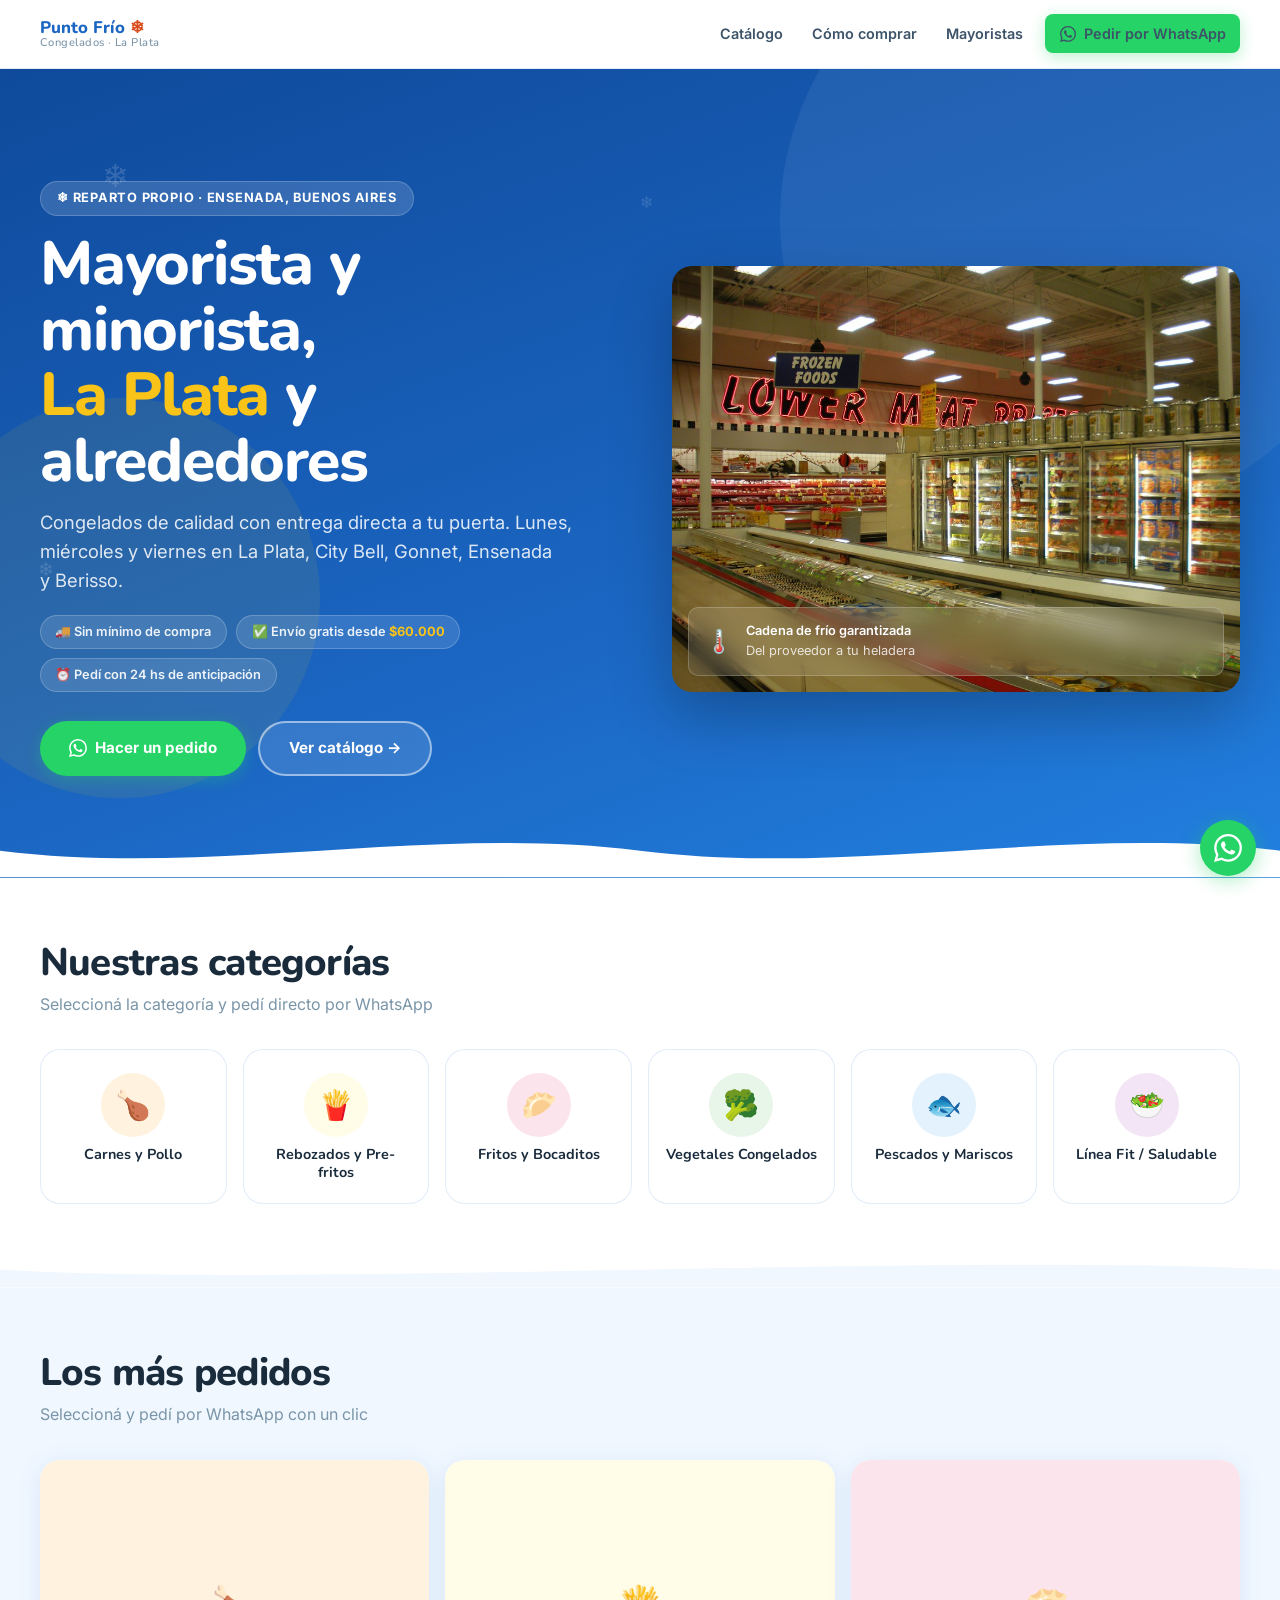
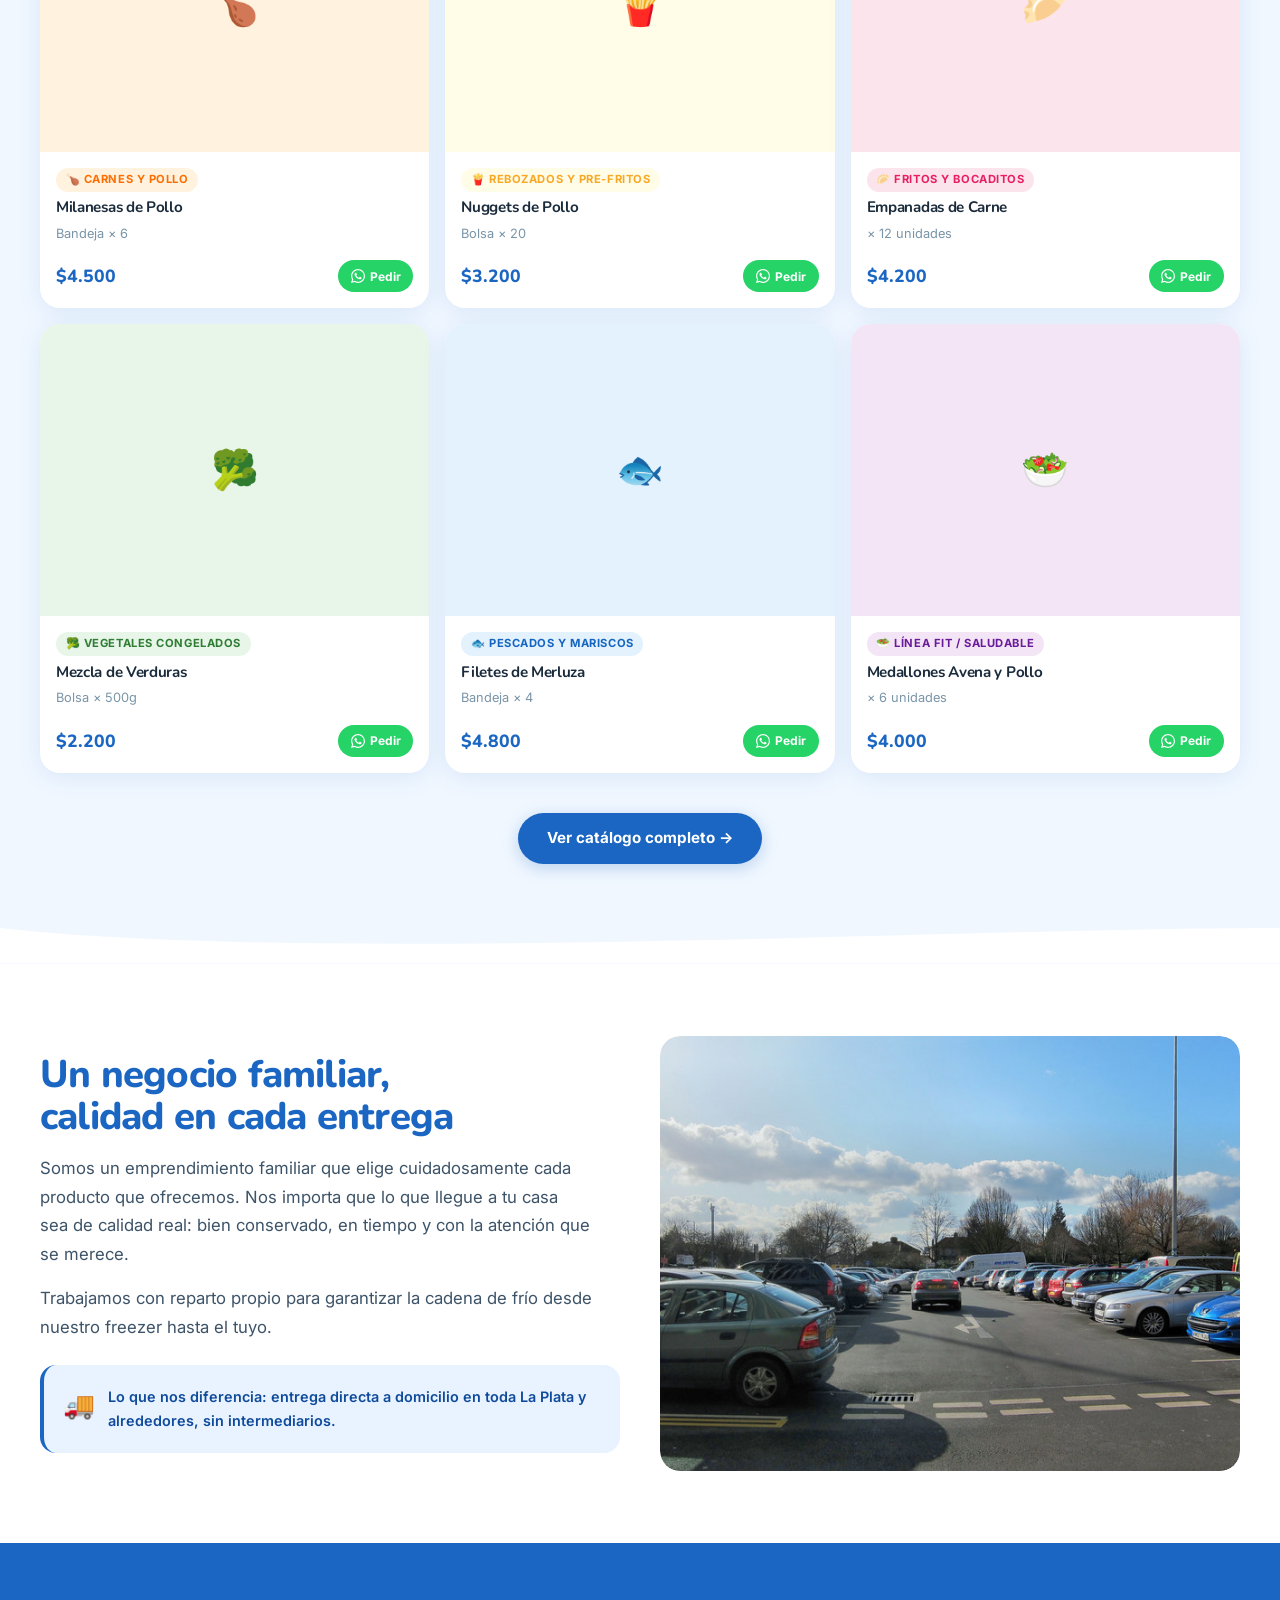
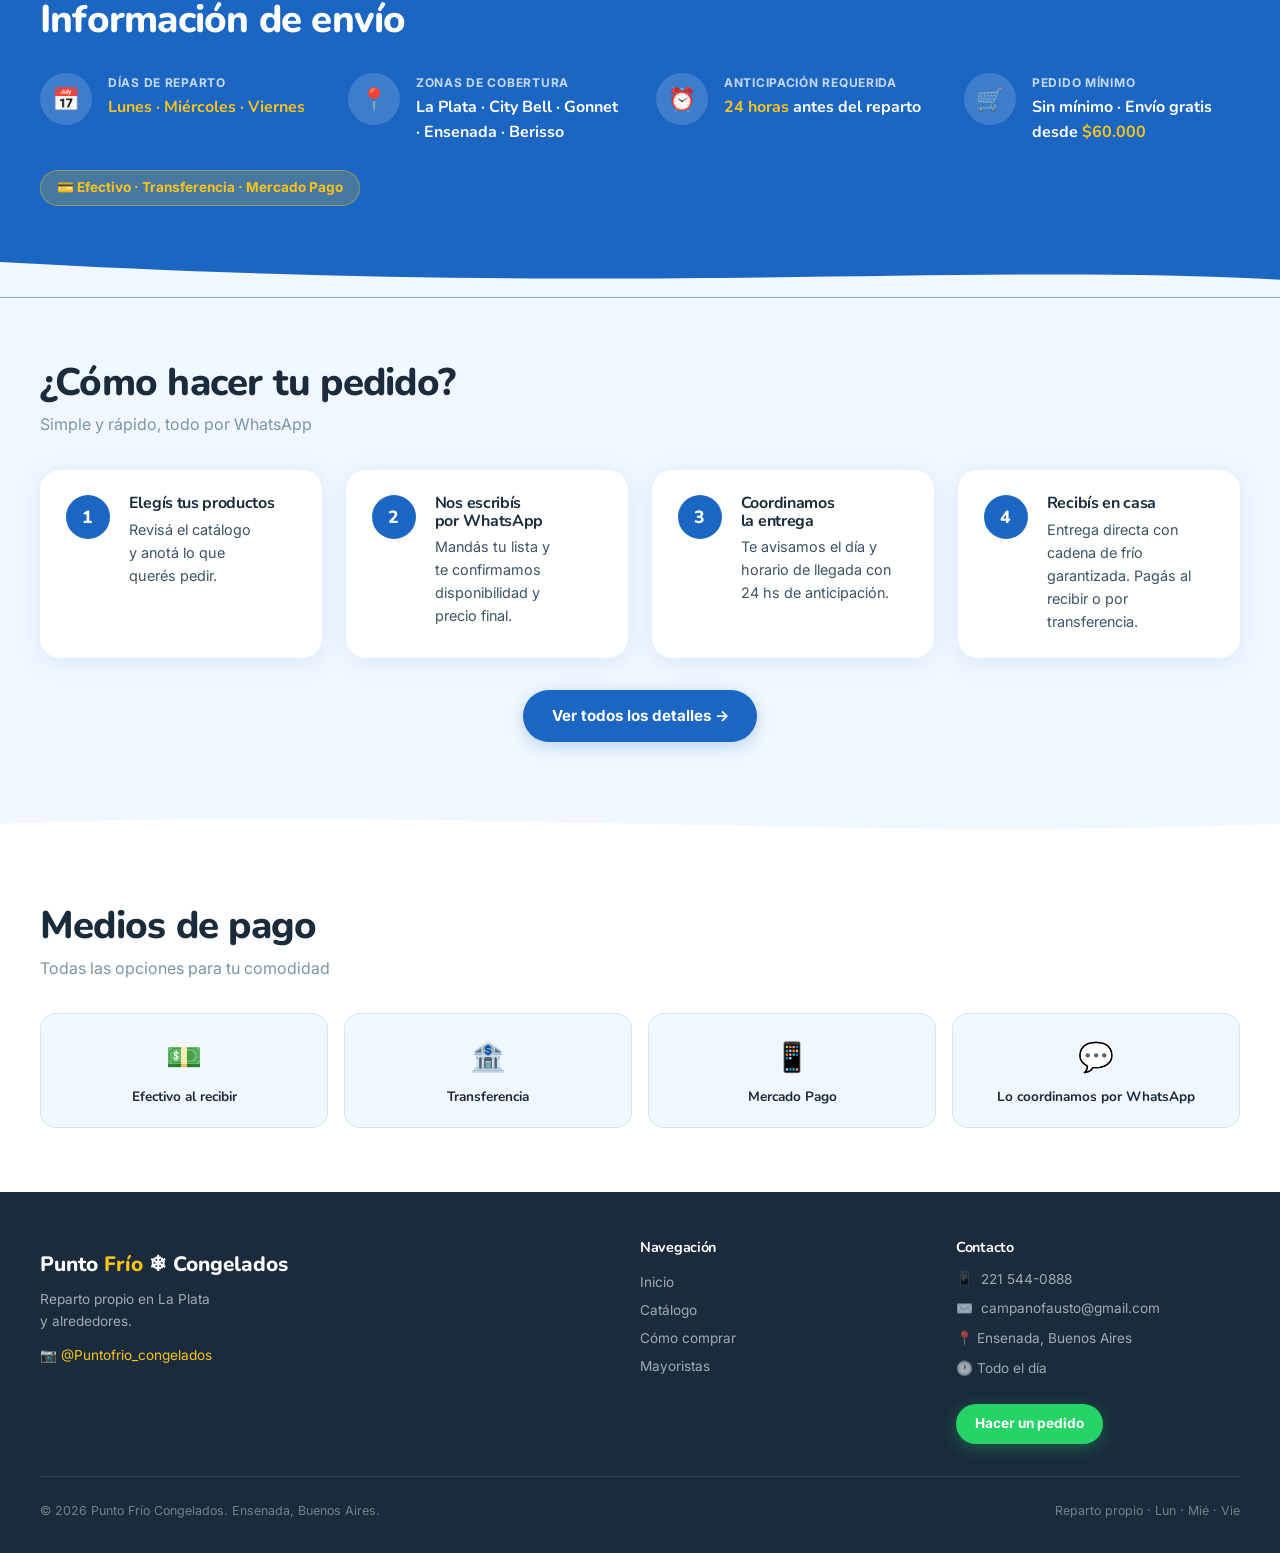
<file: punto-frio-web/backup-v1/index.html>
<!DOCTYPE html>
<html lang="es">
<head>
  <meta charset="UTF-8">
  <meta name="viewport" content="width=device-width, initial-scale=1.0">
  <title>Punto Frío Congelados — La Plata y alrededores</title>
  <meta name="description" content="Congelados de calidad con reparto propio en La Plata, City Bell, Gonnet, Ensenada y Berisso. Lunes, miércoles y viernes. Minorista y mayorista.">
  <meta name="theme-color" content="#1B66C2">
  <link rel="preconnect" href="https://fonts.googleapis.com">
  <link rel="preconnect" href="https://fonts.gstatic.com" crossorigin>
  <link rel="stylesheet" href="https://fonts.googleapis.com/css2?family=Nunito:wght@400;600;700;800;900&family=Inter:wght@400;500;600&display=swap">
  <link rel="stylesheet" href="styles.css?v=20260618">
</head>
<body>

<a href="#main" class="skip-link">Saltar al contenido</a>

<!-- ═══════════════════════════ NAV ═══════════════════════════ -->
<nav class="nav" role="navigation" aria-label="Menú principal">
  <div class="container">
    <div class="nav-inner">
      <a href="index.html" class="nav-logo" aria-label="Punto Frío Congelados — inicio">
        <div class="nav-logo-text">
          Punto Frío <em style="font-style:normal;color:var(--orange)">❄</em>
          <span>Congelados · La Plata</span>
        </div>
      </a>
      <ul class="nav-links" role="list">
        <li><a href="catalogo.html">Catálogo</a></li>
        <li><a href="como-comprar.html">Cómo comprar</a></li>
        <li><a href="mayoristas.html">Mayoristas</a></li>
        <li class="nav-cta">
          <a href="https://wa.me/542215440888?text=Hola!%20Quisiera%20hacer%20un%20pedido." target="_blank" rel="noopener" class="btn btn-wa btn-sm">
            <svg width="16" height="16" viewBox="0 0 24 24" fill="currentColor" aria-hidden="true"><path d="M17.472 14.382c-.297-.149-1.758-.867-2.03-.967-.273-.099-.471-.148-.67.15-.197.297-.767.966-.94 1.164-.173.199-.347.223-.644.075-.297-.15-1.255-.463-2.39-1.475-.883-.788-1.48-1.761-1.653-2.059-.173-.297-.018-.458.13-.606.134-.133.298-.347.446-.52.149-.174.198-.298.298-.497.099-.198.05-.371-.025-.52-.075-.149-.669-1.612-.916-2.207-.242-.579-.487-.5-.669-.51-.173-.008-.371-.01-.57-.01-.198 0-.52.074-.792.372-.272.297-1.04 1.016-1.04 2.479 0 1.462 1.065 2.875 1.213 3.074.149.198 2.096 3.2 5.077 4.487.709.306 1.262.489 1.694.625.712.227 1.36.195 1.871.118.571-.085 1.758-.719 2.006-1.413.248-.694.248-1.289.173-1.413-.074-.124-.272-.198-.57-.347m-5.421 7.403h-.004a9.87 9.87 0 01-5.031-1.378l-.361-.214-3.741.982.998-3.648-.235-.374a9.86 9.86 0 01-1.51-5.26c.001-5.45 4.436-9.884 9.888-9.884 2.64 0 5.122 1.03 6.988 2.898a9.825 9.825 0 012.893 6.994c-.003 5.45-4.437 9.884-9.885 9.884m8.413-18.297A11.815 11.815 0 0012.05 0C5.495 0 .16 5.335.157 11.892c0 2.096.547 4.142 1.588 5.945L.057 24l6.305-1.654a11.882 11.882 0 005.683 1.448h.005c6.554 0 11.89-5.335 11.893-11.893a11.821 11.821 0 00-3.48-8.413Z"/></svg>
            Pedir por WhatsApp
          </a>
        </li>
      </ul>
      <button class="nav-hamburger" aria-label="Abrir menú" aria-expanded="false">
        <span></span><span></span><span></span>
      </button>
    </div>
  </div>
</nav>

<!-- ═══════════════════════════ HERO ══════════════════════════ -->
<main id="main">
<section class="hero" aria-label="Inicio">
  <div class="hero-bg-circles" aria-hidden="true"></div>
  <div class="hero-snowflakes" aria-hidden="true">
    <span class="hero-snowflake">❄</span>
    <span class="hero-snowflake">❄</span>
    <span class="hero-snowflake">❄</span>
    <span class="hero-snowflake">❄</span>
  </div>
  <div class="container">
    <div class="hero-inner">
      <div class="hero-content">
        <div class="hero-kicker" aria-label="Reparto propio — Ensenada, Buenos Aires">
          ❄ Reparto propio · Ensenada, Buenos Aires
        </div>
        <h1 class="hero-title">
          Mayorista y minorista,<br>
          <em>La Plata</em> y alrededores
        </h1>
        <p class="hero-sub">
          Congelados de calidad con entrega directa a tu puerta. Lunes, miércoles y viernes en La Plata, City Bell, Gonnet, Ensenada y Berisso.
        </p>
        <div class="hero-badges" role="list" aria-label="Datos de envío">
          <span class="hero-badge" role="listitem">🚚 Sin mínimo de compra</span>
          <span class="hero-badge" role="listitem">✅ Envío gratis desde <strong>$60.000</strong></span>
          <span class="hero-badge" role="listitem">⏰ Pedí con 24 hs de anticipación</span>
        </div>
        <div class="hero-actions">
          <a href="https://wa.me/542215440888?text=Hola!%20Quisiera%20hacer%20un%20pedido." target="_blank" rel="noopener" class="btn btn-wa">
            <svg width="18" height="18" viewBox="0 0 24 24" fill="currentColor" aria-hidden="true"><path d="M17.472 14.382c-.297-.149-1.758-.867-2.03-.967-.273-.099-.471-.148-.67.15-.197.297-.767.966-.94 1.164-.173.199-.347.223-.644.075-.297-.15-1.255-.463-2.39-1.475-.883-.788-1.48-1.761-1.653-2.059-.173-.297-.018-.458.13-.606.134-.133.298-.347.446-.52.149-.174.198-.298.298-.497.099-.198.05-.371-.025-.52-.075-.149-.669-1.612-.916-2.207-.242-.579-.487-.5-.669-.51-.173-.008-.371-.01-.57-.01-.198 0-.52.074-.792.372-.272.297-1.04 1.016-1.04 2.479 0 1.462 1.065 2.875 1.213 3.074.149.198 2.096 3.2 5.077 4.487.709.306 1.262.489 1.694.625.712.227 1.36.195 1.871.118.571-.085 1.758-.719 2.006-1.413.248-.694.248-1.289.173-1.413-.074-.124-.272-.198-.57-.347m-5.421 7.403h-.004a9.87 9.87 0 01-5.031-1.378l-.361-.214-3.741.982.998-3.648-.235-.374a9.86 9.86 0 01-1.51-5.26c.001-5.45 4.436-9.884 9.888-9.884 2.64 0 5.122 1.03 6.988 2.898a9.825 9.825 0 012.893 6.994c-.003 5.45-4.437 9.884-9.885 9.884m8.413-18.297A11.815 11.815 0 0012.05 0C5.495 0 .16 5.335.157 11.892c0 2.096.547 4.142 1.588 5.945L.057 24l6.305-1.654a11.882 11.882 0 005.683 1.448h.005c6.554 0 11.89-5.335 11.893-11.893a11.821 11.821 0 00-3.48-8.413Z"/></svg>
            Hacer un pedido
          </a>
          <a href="catalogo.html" class="btn btn-secondary" style="border-color:rgba(255,255,255,0.5);color:var(--white);background:rgba(255,255,255,0.12)">
            Ver catálogo →
          </a>
        </div>
      </div>
      <div class="hero-image-wrap" aria-hidden="true">
        <img src="assets/img/hero.jpg" alt="Productos congelados de calidad" fetchpriority="high" loading="eager" style="aspect-ratio:4/3;object-fit:cover;border-radius:20px;">
        <div class="hero-image-overlay">
          <span class="icon">🌡️</span>
          <p>Cadena de frío garantizada<span>Del proveedor a tu heladera</span></p>
        </div>
      </div>
    </div>
  </div>
  <div class="hero-wave" aria-hidden="true">
    <svg viewBox="0 0 1440 60" preserveAspectRatio="none" xmlns="http://www.w3.org/2000/svg">
      <path d="M0,30 C240,60 480,0 720,30 C960,60 1200,0 1440,30 L1440,60 L0,60 Z" fill="#ffffff"/>
    </svg>
  </div>
</section>

<!-- ═══════════════════════════ CATEGORÍAS ═══════════════════ -->
<section class="categories" id="categorias" aria-labelledby="cat-title">
  <div class="container">
    <h2 class="section-title reveal" id="cat-title">Nuestras categorías</h2>
    <p class="section-sub reveal reveal-delay-1">Seleccioná la categoría y pedí directo por WhatsApp</p>
    <div class="categories-grid" data-categories aria-label="Categorías de productos">
      <!-- Filled by JS -->
      <a class="cat-card" href="catalogo.html?cat=carnes"><div class="cat-icon" style="background:#FFF3E0">🍗</div><span class="cat-name">Carnes y Pollo</span></a>
      <a class="cat-card" href="catalogo.html?cat=rebozados"><div class="cat-icon" style="background:#FFFDE7">🍟</div><span class="cat-name">Rebozados y Pre-fritos</span></a>
      <a class="cat-card" href="catalogo.html?cat=fritos"><div class="cat-icon" style="background:#FCE4EC">🥟</div><span class="cat-name">Fritos y Bocaditos</span></a>
      <a class="cat-card" href="catalogo.html?cat=vegetales"><div class="cat-icon" style="background:#E8F5E9">🥦</div><span class="cat-name">Vegetales Congelados</span></a>
      <a class="cat-card" href="catalogo.html?cat=pescados"><div class="cat-icon" style="background:#E3F2FD">🐟</div><span class="cat-name">Pescados y Mariscos</span></a>
      <a class="cat-card" href="catalogo.html?cat=fit"><div class="cat-icon" style="background:#F3E5F5">🥗</div><span class="cat-name">Línea Fit / Saludable</span></a>
    </div>
  </div>
</section>

<!-- Wave -->
<div class="wave-divider" aria-hidden="true" style="background:var(--white)">
  <svg viewBox="0 0 1440 40" preserveAspectRatio="none" xmlns="http://www.w3.org/2000/svg">
    <path d="M0,20 C360,40 1080,0 1440,20 L1440,40 L0,40 Z" fill="var(--blue-pale)"/>
  </svg>
</div>

<!-- ═══════════════════════════ MÁS VENDIDOS ═════════════════ -->
<section class="best-sellers" id="destacados" aria-labelledby="bs-title">
  <div class="container">
    <h2 class="section-title reveal" id="bs-title">Los más pedidos</h2>
    <p class="section-sub reveal reveal-delay-1">Seleccioná y pedí por WhatsApp con un clic</p>
    <div class="products-grid" data-best-sellers aria-label="Productos más vendidos">
      <!-- Filled by JS -->
    </div>
    <div class="products-cta reveal">
      <a href="catalogo.html" class="btn btn-blue">Ver catálogo completo →</a>
    </div>
  </div>
</section>

<!-- Wave -->
<div class="wave-divider" aria-hidden="true" style="background:var(--blue-pale)">
  <svg viewBox="0 0 1440 40" preserveAspectRatio="none" xmlns="http://www.w3.org/2000/svg">
    <path d="M0,0 C360,40 1080,0 1440,0 L1440,40 L0,40 Z" fill="var(--white)"/>
  </svg>
</div>

<!-- ═══════════════════════════ QUIÉNES SOMOS ════════════════ -->
<section class="about" id="nosotros" aria-labelledby="about-title">
  <div class="container">
    <div class="about-inner">
      <div class="about-text">
        <h2 class="section-title reveal" id="about-title">Un negocio familiar,<br>calidad en cada entrega</h2>
        <p class="reveal reveal-delay-1">
          Somos un emprendimiento familiar que elige cuidadosamente cada producto que ofrecemos. Nos importa que lo que llegue a tu casa sea de calidad real: bien conservado, en tiempo y con la atención que se merece.
        </p>
        <p class="reveal reveal-delay-2">
          Trabajamos con reparto propio para garantizar la cadena de frío desde nuestro freezer hasta el tuyo.
        </p>
        <div class="about-highlight reveal reveal-delay-3">
          <span class="icon">🚚</span>
          <p>Lo que nos diferencia: entrega directa a domicilio en toda La Plata y alrededores, sin intermediarios.</p>
        </div>
      </div>
      <div class="about-img reveal reveal-delay-2">
        <img src="assets/img/about.jpg" alt="Reparto de congelados en La Plata" loading="lazy" decoding="async" style="border-radius:20px;">
      </div>
    </div>
  </div>
</section>

<!-- ═══════════════════════════ ENVÍOS ════════════════════════ -->
<section class="delivery" id="envios" aria-labelledby="del-title">
  <div class="container">
    <h2 class="section-title" style="color:var(--white)" id="del-title">Información de envío</h2>
    <div class="delivery-grid">
      <div class="delivery-item reveal">
        <div class="delivery-icon" aria-hidden="true">📅</div>
        <div>
          <p class="delivery-label">Días de reparto</p>
          <p class="delivery-value"><strong>Lunes · Miércoles · Viernes</strong></p>
        </div>
      </div>
      <div class="delivery-item reveal reveal-delay-1">
        <div class="delivery-icon" aria-hidden="true">📍</div>
        <div>
          <p class="delivery-label">Zonas de cobertura</p>
          <p class="delivery-value">La Plata · City Bell · Gonnet · Ensenada · Berisso</p>
        </div>
      </div>
      <div class="delivery-item reveal reveal-delay-2">
        <div class="delivery-icon" aria-hidden="true">⏰</div>
        <div>
          <p class="delivery-label">Anticipación requerida</p>
          <p class="delivery-value"><strong>24 horas</strong> antes del reparto</p>
        </div>
      </div>
      <div class="delivery-item reveal reveal-delay-3">
        <div class="delivery-icon" aria-hidden="true">🛒</div>
        <div>
          <p class="delivery-label">Pedido mínimo</p>
          <p class="delivery-value">Sin mínimo · Envío gratis desde <strong>$60.000</strong></p>
        </div>
      </div>
    </div>
    <div class="delivery-tag reveal">
      💳 Efectivo · Transferencia · Mercado Pago
    </div>
  </div>
</section>

<!-- Wave -->
<div class="wave-divider" aria-hidden="true" style="background:var(--blue)">
  <svg viewBox="0 0 1440 40" preserveAspectRatio="none" xmlns="http://www.w3.org/2000/svg">
    <path d="M0,0 C720,40 1080,0 1440,20 L1440,40 L0,40 Z" fill="var(--blue-pale)"/>
  </svg>
</div>

<!-- ═══════════════════════════ CÓMO COMPRAR (resumen) ══════ -->
<section class="how" id="como" aria-labelledby="how-title">
  <div class="container">
    <h2 class="section-title reveal" id="how-title">¿Cómo hacer tu pedido?</h2>
    <p class="section-sub reveal reveal-delay-1">Simple y rápido, todo por WhatsApp</p>
    <div class="steps-grid">
      <div class="step-card reveal">
        <div class="step-num" aria-hidden="true">1</div>
        <div class="step-body">
          <h3>Elegís tus productos</h3>
          <p>Revisá el catálogo y anotá lo que querés pedir.</p>
        </div>
      </div>
      <div class="step-card reveal reveal-delay-1">
        <div class="step-num" aria-hidden="true">2</div>
        <div class="step-body">
          <h3>Nos escribís por WhatsApp</h3>
          <p>Mandás tu lista y te confirmamos disponibilidad y precio final.</p>
        </div>
      </div>
      <div class="step-card reveal reveal-delay-2">
        <div class="step-num" aria-hidden="true">3</div>
        <div class="step-body">
          <h3>Coordinamos la entrega</h3>
          <p>Te avisamos el día y horario de llegada con 24 hs de anticipación.</p>
        </div>
      </div>
      <div class="step-card reveal reveal-delay-3">
        <div class="step-num" aria-hidden="true">4</div>
        <div class="step-body">
          <h3>Recibís en casa</h3>
          <p>Entrega directa con cadena de frío garantizada. Pagás al recibir o por transferencia.</p>
        </div>
      </div>
    </div>
    <div class="products-cta reveal" style="margin-top:2rem">
      <a href="como-comprar.html" class="btn btn-blue">Ver todos los detalles →</a>
    </div>
  </div>
</section>

<!-- Wave -->
<div class="wave-divider" aria-hidden="true" style="background:var(--blue-pale)">
  <svg viewBox="0 0 1440 40" preserveAspectRatio="none" xmlns="http://www.w3.org/2000/svg">
    <path d="M0,20 C480,0 960,40 1440,20 L1440,40 L0,40 Z" fill="var(--white)"/>
  </svg>
</div>

<!-- ═══════════════════════════ MEDIOS DE PAGO ══════════════ -->
<section class="payments" id="pagos" aria-labelledby="pay-title">
  <div class="container">
    <h2 class="section-title reveal" id="pay-title">Medios de pago</h2>
    <p class="section-sub reveal reveal-delay-1">Todas las opciones para tu comodidad</p>
    <div class="payments-grid">
      <div class="payment-card reveal">
        <div class="payment-icon" aria-hidden="true">💵</div>
        <p class="payment-name">Efectivo al recibir</p>
      </div>
      <div class="payment-card reveal reveal-delay-1">
        <div class="payment-icon" aria-hidden="true">🏦</div>
        <p class="payment-name">Transferencia</p>
      </div>
      <div class="payment-card reveal reveal-delay-2">
        <div class="payment-icon" aria-hidden="true">📱</div>
        <p class="payment-name">Mercado Pago</p>
      </div>
      <div class="payment-card reveal reveal-delay-3">
        <div class="payment-icon" aria-hidden="true">💬</div>
        <p class="payment-name">Lo coordinamos por WhatsApp</p>
      </div>
    </div>
  </div>
</section>
</main>

<!-- ═══════════════════════════ FOOTER ══════════════════════ -->
<footer class="footer" aria-label="Pie de página">
  <div class="container">
    <div class="footer-grid">
      <div class="footer-brand">
        <p class="footer-logo">Punto <span>Frío</span> ❄ Congelados</p>
        <p>Reparto propio en La Plata<br>y alrededores.</p>
        <p style="margin-top:.8rem">
          <a href="https://www.instagram.com/Puntofrio_congelados" target="_blank" rel="noopener" style="color:var(--yellow)">
            📷 @Puntofrio_congelados
          </a>
        </p>
      </div>
      <div class="footer-links">
        <h4>Navegación</h4>
        <a href="index.html">Inicio</a>
        <a href="catalogo.html">Catálogo</a>
        <a href="como-comprar.html">Cómo comprar</a>
        <a href="mayoristas.html">Mayoristas</a>
      </div>
      <div class="footer-contact">
        <h4 style="font-family:var(--sans);font-weight:700;color:var(--white);margin-bottom:.8rem;font-size:.9rem">Contacto</h4>
        <p>📱 <a href="tel:+542215440888" style="color:inherit">221 544-0888</a></p>
        <p>✉️ <a href="mailto:campanofausto@gmail.com" style="color:inherit">campanofausto@gmail.com</a></p>
        <p>📍 Ensenada, Buenos Aires</p>
        <p>🕐 Todo el día</p>
        <a href="https://wa.me/542215440888?text=Hola!%20Quisiera%20hacer%20un%20pedido." target="_blank" rel="noopener" class="btn btn-wa btn-sm" style="margin-top:1rem">
          Hacer un pedido
        </a>
      </div>
    </div>
    <div class="footer-bottom">
      <span>© 2026 Punto Frío Congelados. Ensenada, Buenos Aires.</span>
      <span>Reparto propio · Lun · Mié · Vie</span>
    </div>
  </div>
</footer>

<!-- WhatsApp flotante -->
<a href="https://wa.me/542215440888?text=Hola!%20Quisiera%20hacer%20un%20pedido." class="wa-float" target="_blank" rel="noopener" aria-label="Contactar por WhatsApp">
  <svg viewBox="0 0 24 24" fill="currentColor" aria-hidden="true"><path d="M17.472 14.382c-.297-.149-1.758-.867-2.03-.967-.273-.099-.471-.148-.67.15-.197.297-.767.966-.94 1.164-.173.199-.347.223-.644.075-.297-.15-1.255-.463-2.39-1.475-.883-.788-1.48-1.761-1.653-2.059-.173-.297-.018-.458.13-.606.134-.133.298-.347.446-.52.149-.174.198-.298.298-.497.099-.198.05-.371-.025-.52-.075-.149-.669-1.612-.916-2.207-.242-.579-.487-.5-.669-.51-.173-.008-.371-.01-.57-.01-.198 0-.52.074-.792.372-.272.297-1.04 1.016-1.04 2.479 0 1.462 1.065 2.875 1.213 3.074.149.198 2.096 3.2 5.077 4.487.709.306 1.262.489 1.694.625.712.227 1.36.195 1.871.118.571-.085 1.758-.719 2.006-1.413.248-.694.248-1.289.173-1.413-.074-.124-.272-.198-.57-.347m-5.421 7.403h-.004a9.87 9.87 0 01-5.031-1.378l-.361-.214-3.741.982.998-3.648-.235-.374a9.86 9.86 0 01-1.51-5.26c.001-5.45 4.436-9.884 9.888-9.884 2.64 0 5.122 1.03 6.988 2.898a9.825 9.825 0 012.893 6.994c-.003 5.45-4.437 9.884-9.885 9.884m8.413-18.297A11.815 11.815 0 0012.05 0C5.495 0 .16 5.335.157 11.892c0 2.096.547 4.142 1.588 5.945L.057 24l6.305-1.654a11.882 11.882 0 005.683 1.448h.005c6.554 0 11.89-5.335 11.893-11.893a11.821 11.821 0 00-3.48-8.413Z"/></svg>
</a>

<script defer src="lib/gsap.min.js"></script>
<script defer src="lib/ScrollTrigger.min.js"></script>
<script defer src="lib/manifest.js"></script>
<script defer src="main.js?v=20260618"></script>
</body>
</html>
</file>
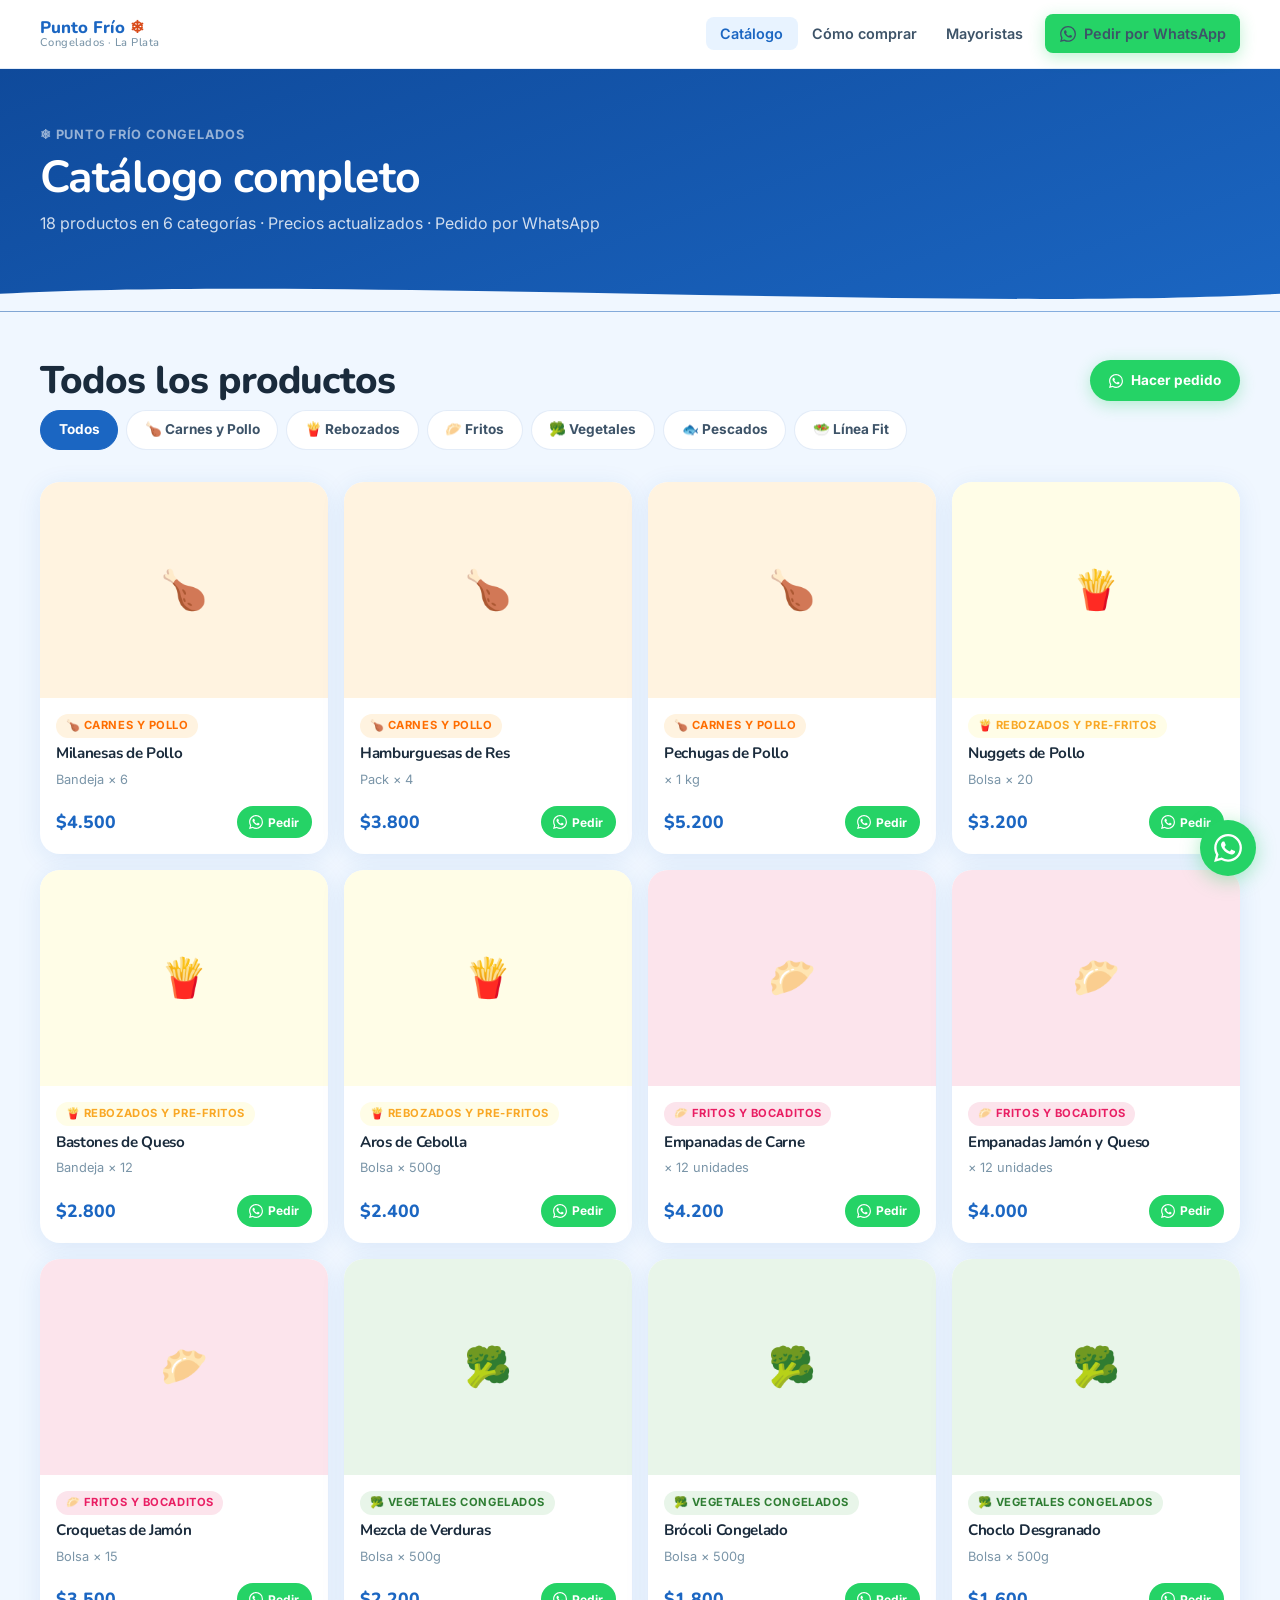
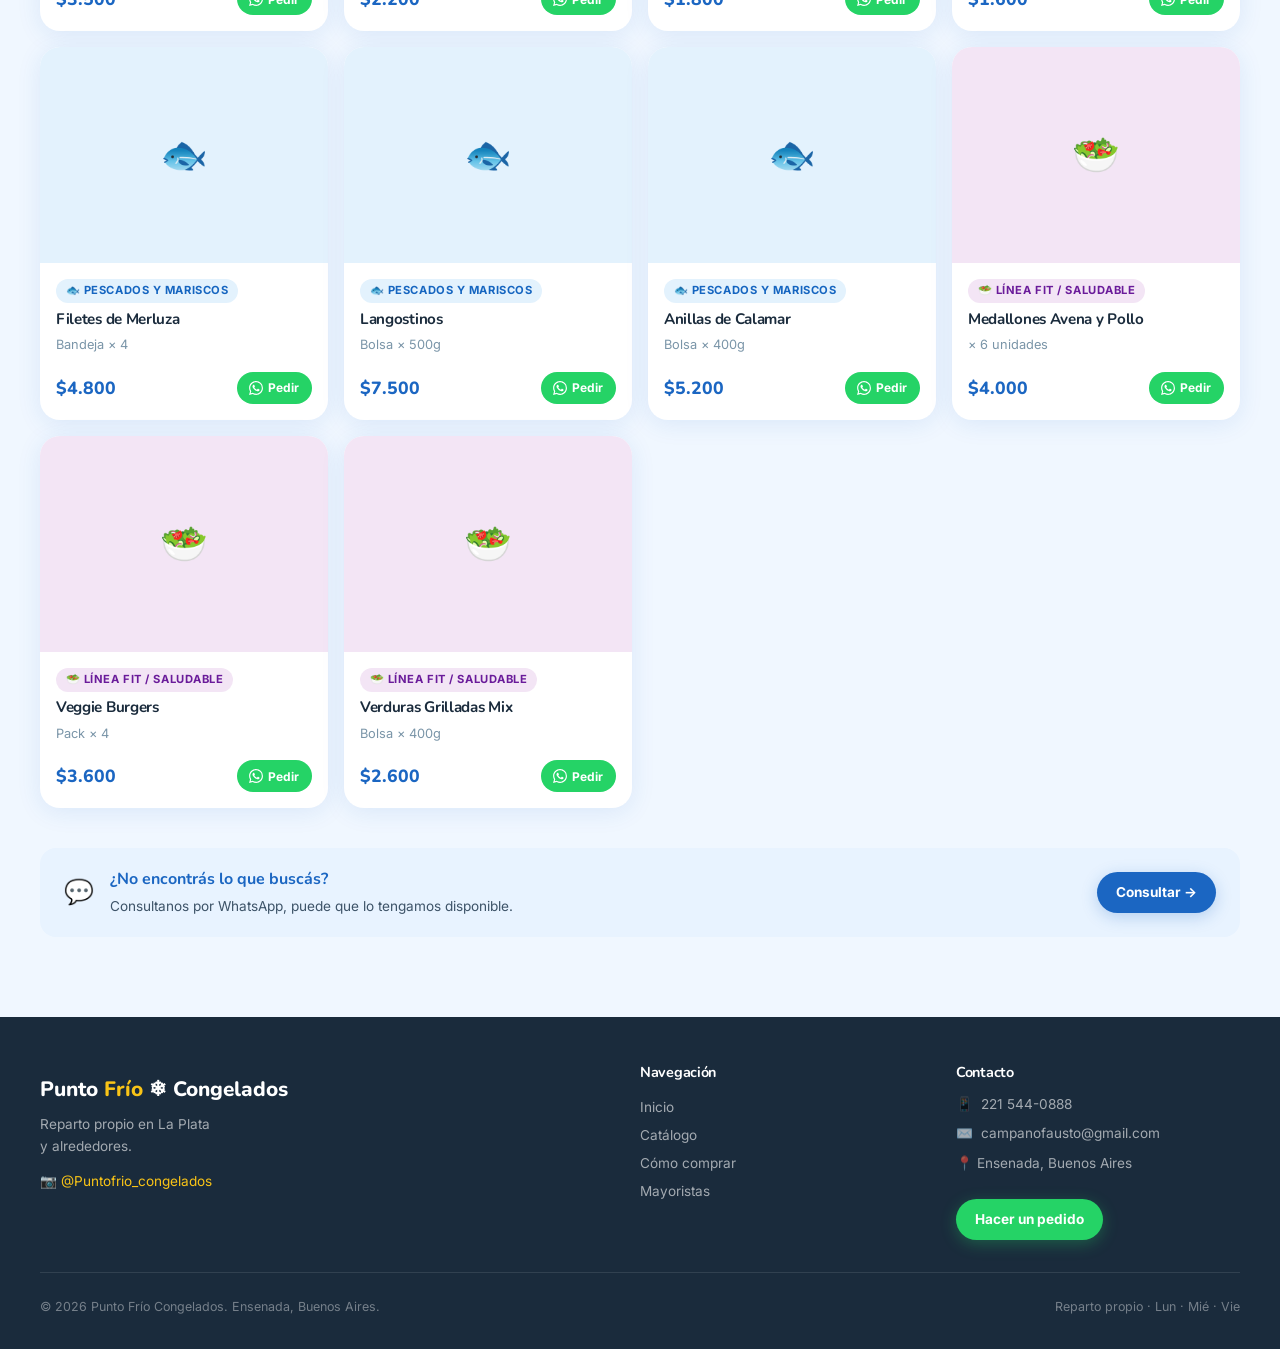
<file: punto-frio-web/backup-v1/catalogo.html>
<!DOCTYPE html>
<html lang="es">
<head>
  <meta charset="UTF-8">
  <meta name="viewport" content="width=device-width, initial-scale=1.0">
  <title>Catálogo de Productos — Punto Frío Congelados</title>
  <meta name="description" content="Catálogo completo de congelados: carnes, pollo, rebozados, fritos, vegetales, pescados y línea fit. Con precios y pedido por WhatsApp.">
  <meta name="theme-color" content="#1B66C2">
  <link rel="preconnect" href="https://fonts.googleapis.com">
  <link rel="preconnect" href="https://fonts.gstatic.com" crossorigin>
  <link rel="stylesheet" href="https://fonts.googleapis.com/css2?family=Nunito:wght@400;600;700;800;900&family=Inter:wght@400;500;600&display=swap">
  <link rel="stylesheet" href="styles.css?v=20260618">
</head>
<body>

<a href="#main" class="skip-link">Saltar al contenido</a>

<!-- NAV -->
<nav class="nav" role="navigation" aria-label="Menú principal">
  <div class="container">
    <div class="nav-inner">
      <a href="index.html" class="nav-logo" aria-label="Punto Frío Congelados — inicio">
        <div class="nav-logo-text">
          Punto Frío <em style="font-style:normal;color:var(--orange)">❄</em>
          <span>Congelados · La Plata</span>
        </div>
      </a>
      <ul class="nav-links" role="list">
        <li><a href="catalogo.html" class="is-active">Catálogo</a></li>
        <li><a href="como-comprar.html">Cómo comprar</a></li>
        <li><a href="mayoristas.html">Mayoristas</a></li>
        <li class="nav-cta">
          <a href="https://wa.me/542215440888?text=Hola!%20Quisiera%20hacer%20un%20pedido." target="_blank" rel="noopener" class="btn btn-wa btn-sm">
            <svg width="16" height="16" viewBox="0 0 24 24" fill="currentColor" aria-hidden="true"><path d="M17.472 14.382c-.297-.149-1.758-.867-2.03-.967-.273-.099-.471-.148-.67.15-.197.297-.767.966-.94 1.164-.173.199-.347.223-.644.075-.297-.15-1.255-.463-2.39-1.475-.883-.788-1.48-1.761-1.653-2.059-.173-.297-.018-.458.13-.606.134-.133.298-.347.446-.52.149-.174.198-.298.298-.497.099-.198.05-.371-.025-.52-.075-.149-.669-1.612-.916-2.207-.242-.579-.487-.5-.669-.51-.173-.008-.371-.01-.57-.01-.198 0-.52.074-.792.372-.272.297-1.04 1.016-1.04 2.479 0 1.462 1.065 2.875 1.213 3.074.149.198 2.096 3.2 5.077 4.487.709.306 1.262.489 1.694.625.712.227 1.36.195 1.871.118.571-.085 1.758-.719 2.006-1.413.248-.694.248-1.289.173-1.413-.074-.124-.272-.198-.57-.347m-5.421 7.403h-.004a9.87 9.87 0 01-5.031-1.378l-.361-.214-3.741.982.998-3.648-.235-.374a9.86 9.86 0 01-1.51-5.26c.001-5.45 4.436-9.884 9.888-9.884 2.64 0 5.122 1.03 6.988 2.898a9.825 9.825 0 012.893 6.994c-.003 5.45-4.437 9.884-9.885 9.884m8.413-18.297A11.815 11.815 0 0012.05 0C5.495 0 .16 5.335.157 11.892c0 2.096.547 4.142 1.588 5.945L.057 24l6.305-1.654a11.882 11.882 0 005.683 1.448h.005c6.554 0 11.89-5.335 11.893-11.893a11.821 11.821 0 00-3.48-8.413Z"/></svg>
            Pedir por WhatsApp
          </a>
        </li>
      </ul>
      <button class="nav-hamburger" aria-label="Abrir menú" aria-expanded="false">
        <span></span><span></span><span></span>
      </button>
    </div>
  </div>
</nav>

<!-- PAGE HEADER -->
<main id="main">
<header class="page-header" aria-label="Encabezado de catálogo">
  <div class="container" style="padding-bottom:2.5rem">
    <p style="font-size:.8rem;opacity:.7;margin-bottom:.5rem;font-weight:700;letter-spacing:.06em;text-transform:uppercase">❄ Punto Frío Congelados</p>
    <h1>Catálogo completo</h1>
    <p>18 productos en 6 categorías · Precios actualizados · Pedido por WhatsApp</p>
  </div>
  <div class="wave-divider" aria-hidden="true">
    <svg viewBox="0 0 1440 40" preserveAspectRatio="none" xmlns="http://www.w3.org/2000/svg">
      <path d="M0,20 C360,0 1080,40 1440,20 L1440,40 L0,40 Z" fill="var(--blue-pale)"/>
    </svg>
  </div>
</header>

<!-- CATALOG -->
<section class="catalog" aria-labelledby="catalog-title">
  <div class="container">
    <div style="display:flex;align-items:center;justify-content:space-between;flex-wrap:wrap;gap:1rem;margin-bottom:.5rem">
      <h2 class="section-title" id="catalog-title" style="margin-bottom:0">Todos los productos</h2>
      <a href="https://wa.me/542215440888?text=Hola!%20Quisiera%20hacer%20un%20pedido." target="_blank" rel="noopener" class="btn btn-wa btn-sm">
        <svg width="14" height="14" viewBox="0 0 24 24" fill="currentColor" aria-hidden="true"><path d="M17.472 14.382c-.297-.149-1.758-.867-2.03-.967-.273-.099-.471-.148-.67.15-.197.297-.767.966-.94 1.164-.173.199-.347.223-.644.075-.297-.15-1.255-.463-2.39-1.475-.883-.788-1.48-1.761-1.653-2.059-.173-.297-.018-.458.13-.606.134-.133.298-.347.446-.52.149-.174.198-.298.298-.497.099-.198.05-.371-.025-.52-.075-.149-.669-1.612-.916-2.207-.242-.579-.487-.5-.669-.51-.173-.008-.371-.01-.57-.01-.198 0-.52.074-.792.372-.272.297-1.04 1.016-1.04 2.479 0 1.462 1.065 2.875 1.213 3.074.149.198 2.096 3.2 5.077 4.487.709.306 1.262.489 1.694.625.712.227 1.36.195 1.871.118.571-.085 1.758-.719 2.006-1.413.248-.694.248-1.289.173-1.413-.074-.124-.272-.198-.57-.347m-5.421 7.403h-.004a9.87 9.87 0 01-5.031-1.378l-.361-.214-3.741.982.998-3.648-.235-.374a9.86 9.86 0 01-1.51-5.26c.001-5.45 4.436-9.884 9.888-9.884 2.64 0 5.122 1.03 6.988 2.898a9.825 9.825 0 012.893 6.994c-.003 5.45-4.437 9.884-9.885 9.884m8.413-18.297A11.815 11.815 0 0012.05 0C5.495 0 .16 5.335.157 11.892c0 2.096.547 4.142 1.588 5.945L.057 24l6.305-1.654a11.882 11.882 0 005.683 1.448h.005c6.554 0 11.89-5.335 11.893-11.893a11.821 11.821 0 00-3.48-8.413Z"/></svg>
        Hacer pedido
      </a>
    </div>

    <!-- Filter tabs -->
    <div class="filter-tabs" role="tablist" aria-label="Filtrar por categoría">
      <button class="filter-tab is-active" data-cat="all" role="tab" aria-selected="true">Todos</button>
      <button class="filter-tab" data-cat="carnes" role="tab" aria-selected="false">🍗 Carnes y Pollo</button>
      <button class="filter-tab" data-cat="rebozados" role="tab" aria-selected="false">🍟 Rebozados</button>
      <button class="filter-tab" data-cat="fritos" role="tab" aria-selected="false">🥟 Fritos</button>
      <button class="filter-tab" data-cat="vegetales" role="tab" aria-selected="false">🥦 Vegetales</button>
      <button class="filter-tab" data-cat="pescados" role="tab" aria-selected="false">🐟 Pescados</button>
      <button class="filter-tab" data-cat="fit" role="tab" aria-selected="false">🥗 Línea Fit</button>
    </div>

    <!-- Product grid — filled by JS -->
    <div class="catalog-grid" data-catalog aria-label="Grilla de productos">
    </div>

    <!-- Info banner -->
    <div style="background:var(--blue-light);border-radius:var(--radius);padding:1.2rem 1.5rem;margin-top:2.5rem;display:flex;align-items:center;gap:1rem;flex-wrap:wrap">
      <span style="font-size:1.5rem" aria-hidden="true">💬</span>
      <div>
        <p style="font-family:var(--sans);font-weight:700;color:var(--blue);margin:0">¿No encontrás lo que buscás?</p>
        <p style="font-size:.85rem;color:var(--ink-soft);margin:.2rem 0 0">Consultanos por WhatsApp, puede que lo tengamos disponible.</p>
      </div>
      <a href="https://wa.me/542215440888?text=Hola!%20Quisiera%20consultar%20por%20un%20producto." target="_blank" rel="noopener" class="btn btn-blue btn-sm" style="margin-left:auto">
        Consultar →
      </a>
    </div>
  </div>
</section>
</main>

<!-- FOOTER -->
<footer class="footer" aria-label="Pie de página">
  <div class="container">
    <div class="footer-grid">
      <div class="footer-brand">
        <p class="footer-logo">Punto <span>Frío</span> ❄ Congelados</p>
        <p>Reparto propio en La Plata<br>y alrededores.</p>
        <p style="margin-top:.8rem">
          <a href="https://www.instagram.com/Puntofrio_congelados" target="_blank" rel="noopener" style="color:var(--yellow)">
            📷 @Puntofrio_congelados
          </a>
        </p>
      </div>
      <div class="footer-links">
        <h4>Navegación</h4>
        <a href="index.html">Inicio</a>
        <a href="catalogo.html">Catálogo</a>
        <a href="como-comprar.html">Cómo comprar</a>
        <a href="mayoristas.html">Mayoristas</a>
      </div>
      <div class="footer-contact">
        <h4 style="font-family:var(--sans);font-weight:700;color:var(--white);margin-bottom:.8rem;font-size:.9rem">Contacto</h4>
        <p>📱 <a href="tel:+542215440888" style="color:inherit">221 544-0888</a></p>
        <p>✉️ <a href="mailto:campanofausto@gmail.com" style="color:inherit">campanofausto@gmail.com</a></p>
        <p>📍 Ensenada, Buenos Aires</p>
        <a href="https://wa.me/542215440888?text=Hola!%20Quisiera%20hacer%20un%20pedido." target="_blank" rel="noopener" class="btn btn-wa btn-sm" style="margin-top:1rem">
          Hacer un pedido
        </a>
      </div>
    </div>
    <div class="footer-bottom">
      <span>© 2026 Punto Frío Congelados. Ensenada, Buenos Aires.</span>
      <span>Reparto propio · Lun · Mié · Vie</span>
    </div>
  </div>
</footer>

<a href="https://wa.me/542215440888?text=Hola!%20Quisiera%20hacer%20un%20pedido." class="wa-float" target="_blank" rel="noopener" aria-label="Contactar por WhatsApp">
  <svg viewBox="0 0 24 24" fill="currentColor" aria-hidden="true"><path d="M17.472 14.382c-.297-.149-1.758-.867-2.03-.967-.273-.099-.471-.148-.67.15-.197.297-.767.966-.94 1.164-.173.199-.347.223-.644.075-.297-.15-1.255-.463-2.39-1.475-.883-.788-1.48-1.761-1.653-2.059-.173-.297-.018-.458.13-.606.134-.133.298-.347.446-.52.149-.174.198-.298.298-.497.099-.198.05-.371-.025-.52-.075-.149-.669-1.612-.916-2.207-.242-.579-.487-.5-.669-.51-.173-.008-.371-.01-.57-.01-.198 0-.52.074-.792.372-.272.297-1.04 1.016-1.04 2.479 0 1.462 1.065 2.875 1.213 3.074.149.198 2.096 3.2 5.077 4.487.709.306 1.262.489 1.694.625.712.227 1.36.195 1.871.118.571-.085 1.758-.719 2.006-1.413.248-.694.248-1.289.173-1.413-.074-.124-.272-.198-.57-.347m-5.421 7.403h-.004a9.87 9.87 0 01-5.031-1.378l-.361-.214-3.741.982.998-3.648-.235-.374a9.86 9.86 0 01-1.51-5.26c.001-5.45 4.436-9.884 9.888-9.884 2.64 0 5.122 1.03 6.988 2.898a9.825 9.825 0 012.893 6.994c-.003 5.45-4.437 9.884-9.885 9.884m8.413-18.297A11.815 11.815 0 0012.05 0C5.495 0 .16 5.335.157 11.892c0 2.096.547 4.142 1.588 5.945L.057 24l6.305-1.654a11.882 11.882 0 005.683 1.448h.005c6.554 0 11.89-5.335 11.893-11.893a11.821 11.821 0 00-3.48-8.413Z"/></svg>
</a>

<script defer src="lib/gsap.min.js"></script>
<script defer src="lib/ScrollTrigger.min.js"></script>
<script defer src="lib/manifest.js"></script>
<script defer src="main.js?v=20260618"></script>
</body>
</html>
</file>
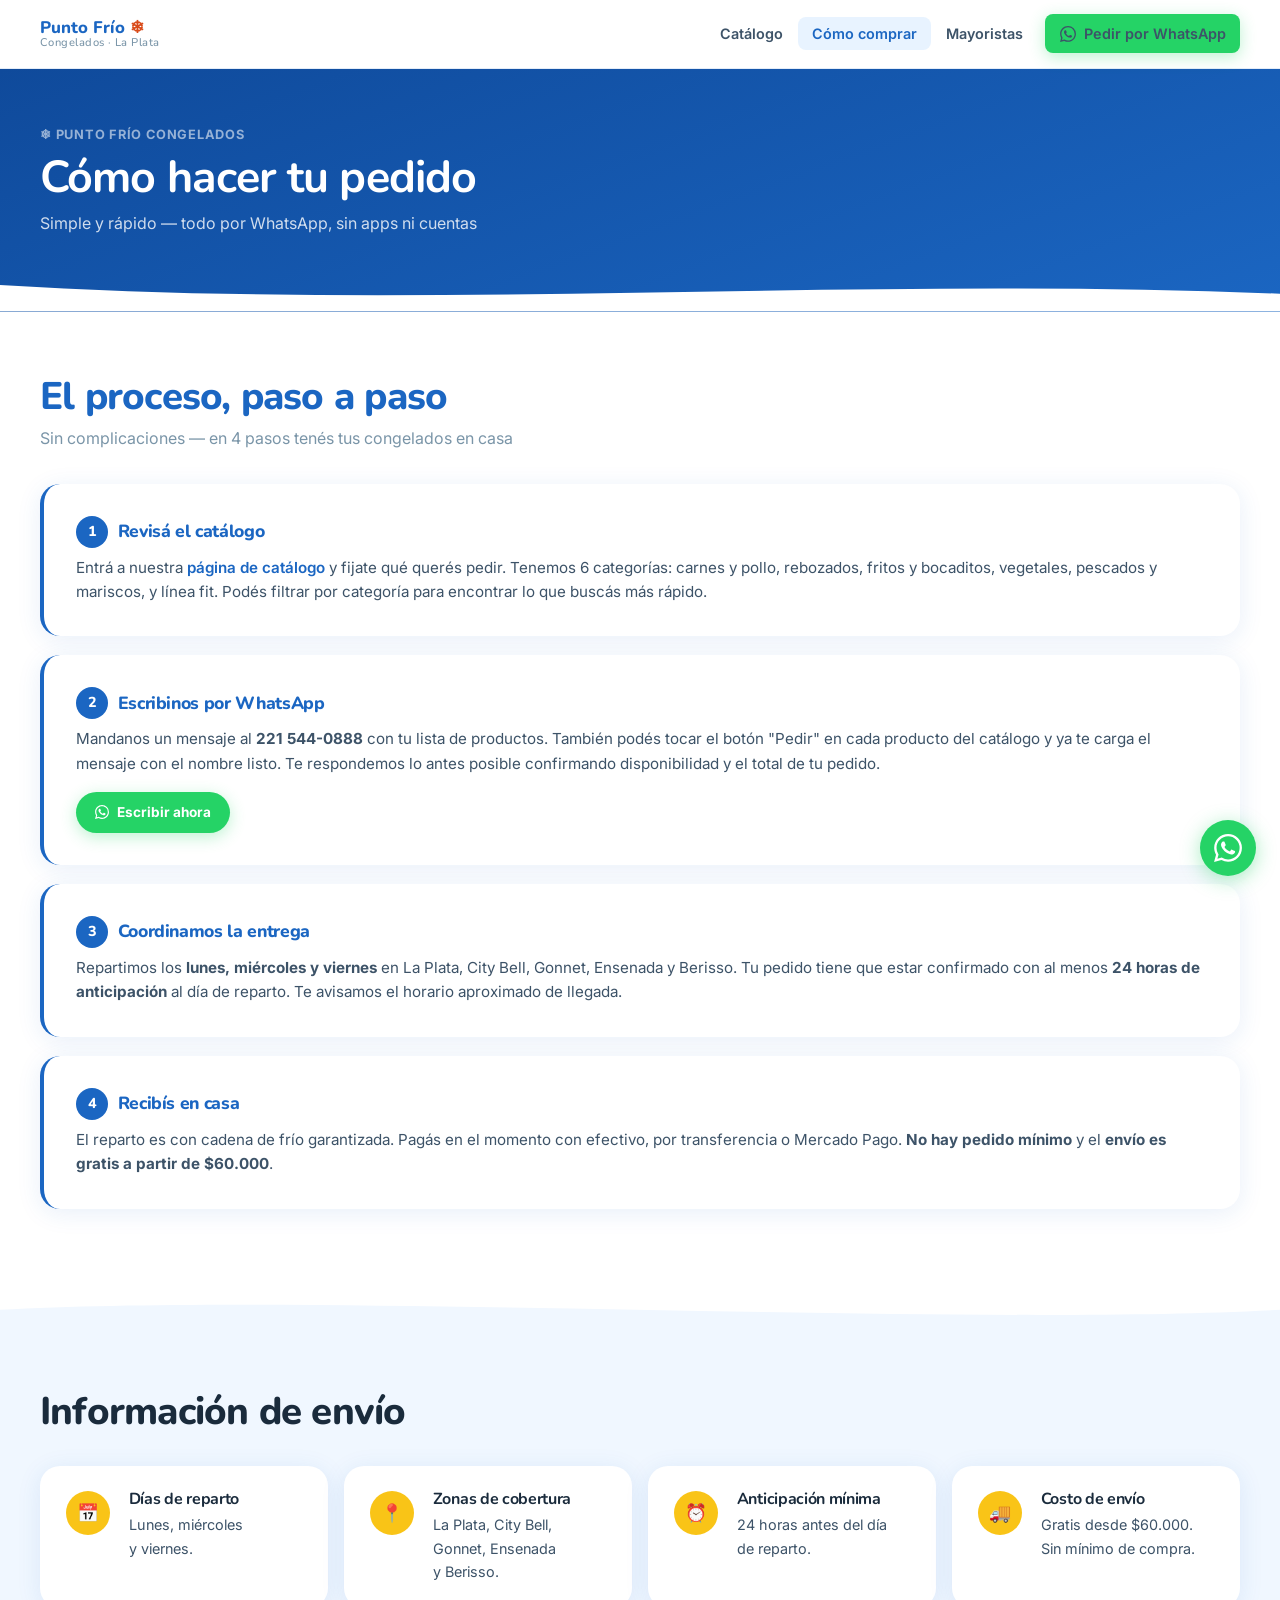
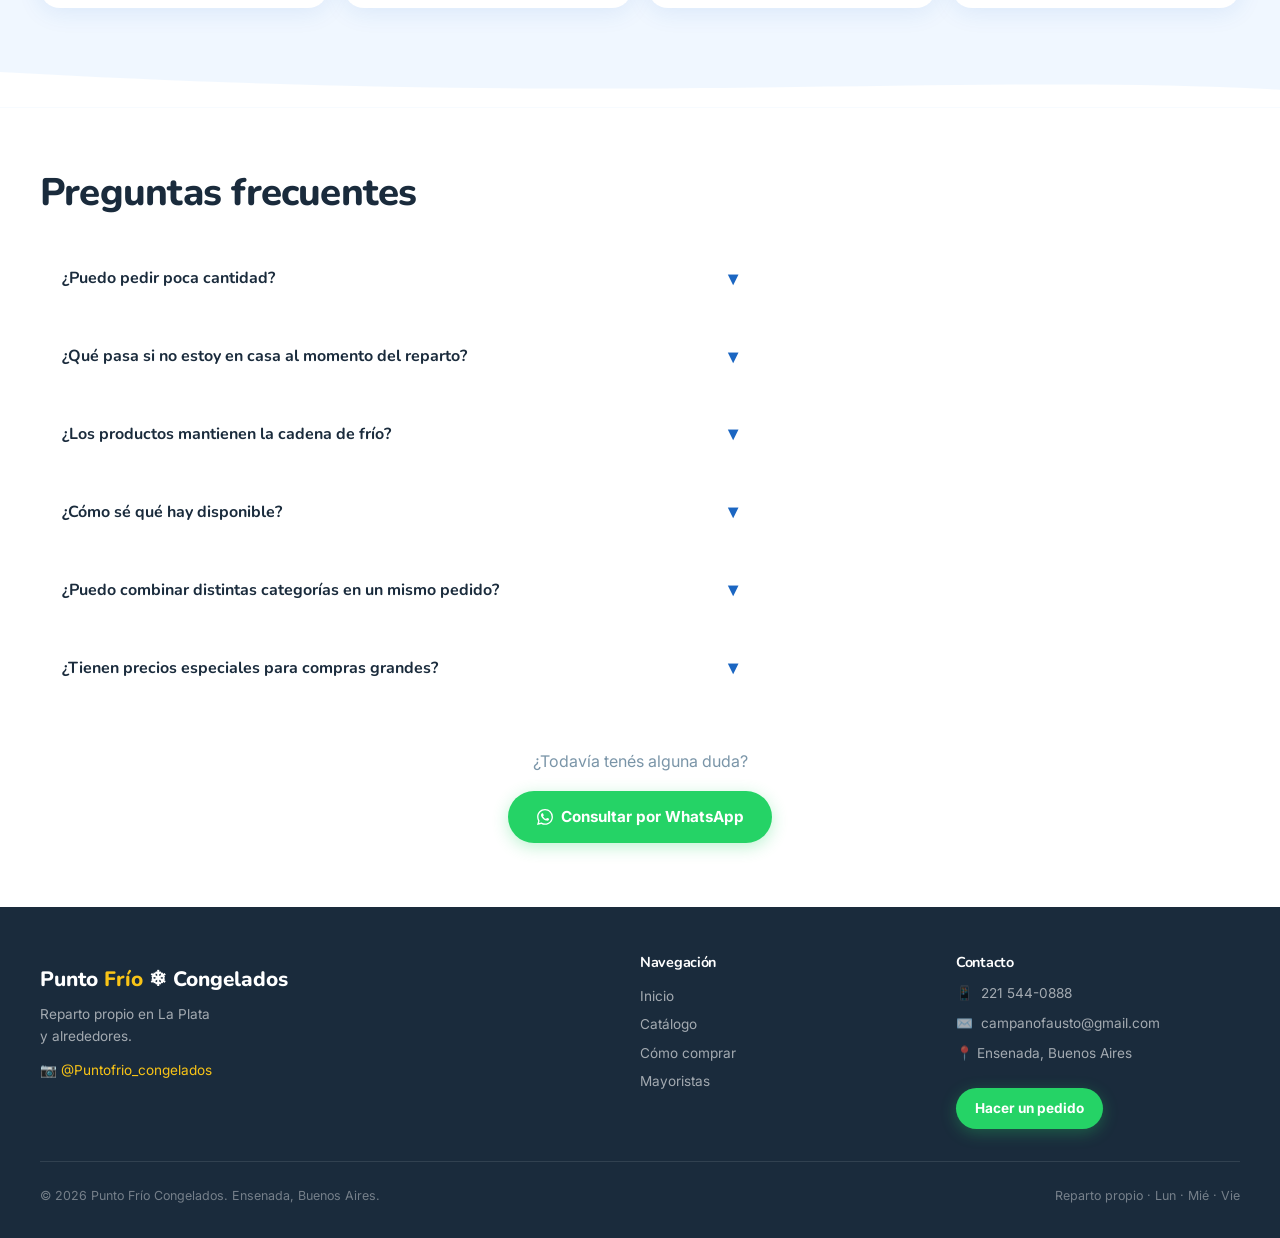
<file: punto-frio-web/backup-v1/como-comprar.html>
<!DOCTYPE html>
<html lang="es">
<head>
  <meta charset="UTF-8">
  <meta name="viewport" content="width=device-width, initial-scale=1.0">
  <title>Cómo Comprar — Punto Frío Congelados</title>
  <meta name="description" content="Así funciona el pedido en Punto Frío: elegís, nos escribís por WhatsApp, coordinamos la entrega y recibís en casa. Sin complicaciones.">
  <meta name="theme-color" content="#1B66C2">
  <link rel="preconnect" href="https://fonts.googleapis.com">
  <link rel="preconnect" href="https://fonts.gstatic.com" crossorigin>
  <link rel="stylesheet" href="https://fonts.googleapis.com/css2?family=Nunito:wght@400;600;700;800;900&family=Inter:wght@400;500;600&display=swap">
  <link rel="stylesheet" href="styles.css?v=20260618">
</head>
<body>

<a href="#main" class="skip-link">Saltar al contenido</a>

<!-- NAV -->
<nav class="nav" role="navigation" aria-label="Menú principal">
  <div class="container">
    <div class="nav-inner">
      <a href="index.html" class="nav-logo" aria-label="Punto Frío Congelados — inicio">
        <div class="nav-logo-text">
          Punto Frío <em style="font-style:normal;color:var(--orange)">❄</em>
          <span>Congelados · La Plata</span>
        </div>
      </a>
      <ul class="nav-links" role="list">
        <li><a href="catalogo.html">Catálogo</a></li>
        <li><a href="como-comprar.html" class="is-active">Cómo comprar</a></li>
        <li><a href="mayoristas.html">Mayoristas</a></li>
        <li class="nav-cta">
          <a href="https://wa.me/542215440888?text=Hola!%20Quisiera%20hacer%20un%20pedido." target="_blank" rel="noopener" class="btn btn-wa btn-sm">
            <svg width="16" height="16" viewBox="0 0 24 24" fill="currentColor" aria-hidden="true"><path d="M17.472 14.382c-.297-.149-1.758-.867-2.03-.967-.273-.099-.471-.148-.67.15-.197.297-.767.966-.94 1.164-.173.199-.347.223-.644.075-.297-.15-1.255-.463-2.39-1.475-.883-.788-1.48-1.761-1.653-2.059-.173-.297-.018-.458.13-.606.134-.133.298-.347.446-.52.149-.174.198-.298.298-.497.099-.198.05-.371-.025-.52-.075-.149-.669-1.612-.916-2.207-.242-.579-.487-.5-.669-.51-.173-.008-.371-.01-.57-.01-.198 0-.52.074-.792.372-.272.297-1.04 1.016-1.04 2.479 0 1.462 1.065 2.875 1.213 3.074.149.198 2.096 3.2 5.077 4.487.709.306 1.262.489 1.694.625.712.227 1.36.195 1.871.118.571-.085 1.758-.719 2.006-1.413.248-.694.248-1.289.173-1.413-.074-.124-.272-.198-.57-.347m-5.421 7.403h-.004a9.87 9.87 0 01-5.031-1.378l-.361-.214-3.741.982.998-3.648-.235-.374a9.86 9.86 0 01-1.51-5.26c.001-5.45 4.436-9.884 9.888-9.884 2.64 0 5.122 1.03 6.988 2.898a9.825 9.825 0 012.893 6.994c-.003 5.45-4.437 9.884-9.885 9.884m8.413-18.297A11.815 11.815 0 0012.05 0C5.495 0 .16 5.335.157 11.892c0 2.096.547 4.142 1.588 5.945L.057 24l6.305-1.654a11.882 11.882 0 005.683 1.448h.005c6.554 0 11.89-5.335 11.893-11.893a11.821 11.821 0 00-3.48-8.413Z"/></svg>
            Pedir por WhatsApp
          </a>
        </li>
      </ul>
      <button class="nav-hamburger" aria-label="Abrir menú" aria-expanded="false">
        <span></span><span></span><span></span>
      </button>
    </div>
  </div>
</nav>

<main id="main">

<!-- PAGE HEADER -->
<header class="page-header" aria-label="Encabezado">
  <div class="container" style="padding-bottom:2.5rem">
    <p style="font-size:.8rem;opacity:.7;margin-bottom:.5rem;font-weight:700;letter-spacing:.06em;text-transform:uppercase">❄ Punto Frío Congelados</p>
    <h1>Cómo hacer tu pedido</h1>
    <p>Simple y rápido — todo por WhatsApp, sin apps ni cuentas</p>
  </div>
  <div class="wave-divider" aria-hidden="true">
    <svg viewBox="0 0 1440 40" preserveAspectRatio="none" xmlns="http://www.w3.org/2000/svg">
      <path d="M0,10 C480,40 960,0 1440,20 L1440,40 L0,40 Z" fill="var(--white)"/>
    </svg>
  </div>
</header>

<!-- PASOS DETALLADOS -->
<section class="howto-steps" aria-labelledby="steps-title">
  <div class="container">
    <h2 class="section-title reveal" id="steps-title" style="color:var(--blue)">El proceso, paso a paso</h2>
    <p class="section-sub reveal reveal-delay-1">Sin complicaciones — en 4 pasos tenés tus congelados en casa</p>

    <div style="margin-top:2rem">
      <div class="step-card-v2 reveal">
        <h3><span style="background:var(--blue);color:#fff;width:32px;height:32px;border-radius:50%;display:inline-flex;align-items:center;justify-content:center;font-size:.9rem">1</span> Revisá el catálogo</h3>
        <p>Entrá a nuestra <a href="catalogo.html" style="color:var(--blue);font-weight:600">página de catálogo</a> y fijate qué querés pedir. Tenemos 6 categorías: carnes y pollo, rebozados, fritos y bocaditos, vegetales, pescados y mariscos, y línea fit. Podés filtrar por categoría para encontrar lo que buscás más rápido.</p>
      </div>

      <div class="step-card-v2 reveal reveal-delay-1">
        <h3><span style="background:var(--blue);color:#fff;width:32px;height:32px;border-radius:50%;display:inline-flex;align-items:center;justify-content:center;font-size:.9rem">2</span> Escribinos por WhatsApp</h3>
        <p>Mandanos un mensaje al <strong>221 544-0888</strong> con tu lista de productos. También podés tocar el botón "Pedir" en cada producto del catálogo y ya te carga el mensaje con el nombre listo. Te respondemos lo antes posible confirmando disponibilidad y el total de tu pedido.</p>
        <a href="https://wa.me/542215440888?text=Hola!%20Quisiera%20hacer%20un%20pedido." target="_blank" rel="noopener" class="btn btn-wa btn-sm" style="margin-top:1rem;display:inline-flex">
          <svg width="14" height="14" viewBox="0 0 24 24" fill="currentColor" aria-hidden="true"><path d="M17.472 14.382c-.297-.149-1.758-.867-2.03-.967-.273-.099-.471-.148-.67.15-.197.297-.767.966-.94 1.164-.173.199-.347.223-.644.075-.297-.15-1.255-.463-2.39-1.475-.883-.788-1.48-1.761-1.653-2.059-.173-.297-.018-.458.13-.606.134-.133.298-.347.446-.52.149-.174.198-.298.298-.497.099-.198.05-.371-.025-.52-.075-.149-.669-1.612-.916-2.207-.242-.579-.487-.5-.669-.51-.173-.008-.371-.01-.57-.01-.198 0-.52.074-.792.372-.272.297-1.04 1.016-1.04 2.479 0 1.462 1.065 2.875 1.213 3.074.149.198 2.096 3.2 5.077 4.487.709.306 1.262.489 1.694.625.712.227 1.36.195 1.871.118.571-.085 1.758-.719 2.006-1.413.248-.694.248-1.289.173-1.413-.074-.124-.272-.198-.57-.347m-5.421 7.403h-.004a9.87 9.87 0 01-5.031-1.378l-.361-.214-3.741.982.998-3.648-.235-.374a9.86 9.86 0 01-1.51-5.26c.001-5.45 4.436-9.884 9.888-9.884 2.64 0 5.122 1.03 6.988 2.898a9.825 9.825 0 012.893 6.994c-.003 5.45-4.437 9.884-9.885 9.884m8.413-18.297A11.815 11.815 0 0012.05 0C5.495 0 .16 5.335.157 11.892c0 2.096.547 4.142 1.588 5.945L.057 24l6.305-1.654a11.882 11.882 0 005.683 1.448h.005c6.554 0 11.89-5.335 11.893-11.893a11.821 11.821 0 00-3.48-8.413Z"/></svg>
          Escribir ahora
        </a>
      </div>

      <div class="step-card-v2 reveal reveal-delay-2">
        <h3><span style="background:var(--blue);color:#fff;width:32px;height:32px;border-radius:50%;display:inline-flex;align-items:center;justify-content:center;font-size:.9rem">3</span> Coordinamos la entrega</h3>
        <p>Repartimos los <strong>lunes, miércoles y viernes</strong> en La Plata, City Bell, Gonnet, Ensenada y Berisso. Tu pedido tiene que estar confirmado con al menos <strong>24 horas de anticipación</strong> al día de reparto. Te avisamos el horario aproximado de llegada.</p>
      </div>

      <div class="step-card-v2 reveal reveal-delay-3">
        <h3><span style="background:var(--blue);color:#fff;width:32px;height:32px;border-radius:50%;display:inline-flex;align-items:center;justify-content:center;font-size:.9rem">4</span> Recibís en casa</h3>
        <p>El reparto es con cadena de frío garantizada. Pagás en el momento con efectivo, por transferencia o Mercado Pago. <strong>No hay pedido mínimo</strong> y el <strong>envío es gratis a partir de $60.000</strong>.</p>
      </div>
    </div>
  </div>
</section>

<!-- Wave -->
<div class="wave-divider" aria-hidden="true" style="background:var(--white)">
  <svg viewBox="0 0 1440 40" preserveAspectRatio="none" xmlns="http://www.w3.org/2000/svg">
    <path d="M0,20 C360,0 1080,40 1440,20 L1440,40 L0,40 Z" fill="var(--blue-pale)"/>
  </svg>
</div>

<!-- INFO DE ENVÍO -->
<section style="padding:4rem 0;background:var(--blue-pale)" aria-labelledby="envio-title">
  <div class="container">
    <h2 class="section-title reveal" id="envio-title">Información de envío</h2>
    <div style="display:grid;grid-template-columns:repeat(auto-fit,minmax(240px,1fr));gap:1rem;margin-top:2rem">
      <div class="step-card reveal">
        <div class="step-num" style="background:var(--yellow);color:var(--ink)" aria-hidden="true">📅</div>
        <div class="step-body">
          <h3>Días de reparto</h3>
          <p>Lunes, miércoles y viernes.</p>
        </div>
      </div>
      <div class="step-card reveal reveal-delay-1">
        <div class="step-num" style="background:var(--yellow);color:var(--ink)" aria-hidden="true">📍</div>
        <div class="step-body">
          <h3>Zonas de cobertura</h3>
          <p>La Plata, City Bell, Gonnet, Ensenada y Berisso.</p>
        </div>
      </div>
      <div class="step-card reveal reveal-delay-2">
        <div class="step-num" style="background:var(--yellow);color:var(--ink)" aria-hidden="true">⏰</div>
        <div class="step-body">
          <h3>Anticipación mínima</h3>
          <p>24 horas antes del día de reparto.</p>
        </div>
      </div>
      <div class="step-card reveal reveal-delay-3">
        <div class="step-num" style="background:var(--yellow);color:var(--ink)" aria-hidden="true">🚚</div>
        <div class="step-body">
          <h3>Costo de envío</h3>
          <p>Gratis desde $60.000. Sin mínimo de compra.</p>
        </div>
      </div>
    </div>
  </div>
</section>

<!-- Wave -->
<div class="wave-divider" aria-hidden="true" style="background:var(--blue-pale)">
  <svg viewBox="0 0 1440 40" preserveAspectRatio="none" xmlns="http://www.w3.org/2000/svg">
    <path d="M0,0 C720,40 1080,0 1440,20 L1440,40 L0,40 Z" fill="var(--white)"/>
  </svg>
</div>

<!-- FAQ -->
<section class="faq" style="background:var(--white);padding:4rem 0" aria-labelledby="faq-title">
  <div class="container">
    <h2 class="section-title reveal" id="faq-title">Preguntas frecuentes</h2>
    <div style="margin-top:2rem;max-width:720px">

      <div class="faq-item">
        <div class="faq-q">
          <span>¿Puedo pedir poca cantidad?</span>
          <span class="arrow" aria-hidden="true">▾</span>
        </div>
        <div class="faq-a">Sí, no tenemos pedido mínimo. Podés pedir lo que necesites. El envío es gratis a partir de $60.000; si tu pedido es menor, coordinamos el costo por WhatsApp.</div>
      </div>

      <div class="faq-item">
        <div class="faq-q">
          <span>¿Qué pasa si no estoy en casa al momento del reparto?</span>
          <span class="arrow" aria-hidden="true">▾</span>
        </div>
        <div class="faq-a">Te avisamos el horario aproximado con anticipación. Si no podés estar, podés dejar a alguien de confianza o lo coordinamos para otra fecha de reparto. Siempre estamos en contacto por WhatsApp.</div>
      </div>

      <div class="faq-item">
        <div class="faq-q">
          <span>¿Los productos mantienen la cadena de frío?</span>
          <span class="arrow" aria-hidden="true">▾</span>
        </div>
        <div class="faq-a">Sí. El reparto es con vehículo equipado para mantener la cadena de frío. Los productos llegan en perfectas condiciones para que vos los guardes directo en tu freezer.</div>
      </div>

      <div class="faq-item">
        <div class="faq-q">
          <span>¿Cómo sé qué hay disponible?</span>
          <span class="arrow" aria-hidden="true">▾</span>
        </div>
        <div class="faq-a">El catálogo en la web refleja nuestros productos habituales, pero el stock puede variar. Cuando nos escribís, te confirmamos disponibilidad al momento del pedido.</div>
      </div>

      <div class="faq-item">
        <div class="faq-q">
          <span>¿Puedo combinar distintas categorías en un mismo pedido?</span>
          <span class="arrow" aria-hidden="true">▾</span>
        </div>
        <div class="faq-a">Por supuesto. Podés mezclar carnes, vegetales, rebozados, lo que quieras. Es lo más habitual.</div>
      </div>

      <div class="faq-item">
        <div class="faq-q">
          <span>¿Tienen precios especiales para compras grandes?</span>
          <span class="arrow" aria-hidden="true">▾</span>
        </div>
        <div class="faq-a">Sí. Tenemos lista de precios mayoristas. Visitá la <a href="mayoristas.html" style="color:var(--blue);font-weight:600">sección Mayoristas</a> o escribinos por WhatsApp para más info.</div>
      </div>

    </div>

    <div style="margin-top:3rem;text-align:center">
      <p style="color:var(--ink-mute);margin-bottom:1rem">¿Todavía tenés alguna duda?</p>
      <a href="https://wa.me/542215440888?text=Hola!%20Tengo%20una%20consulta." target="_blank" rel="noopener" class="btn btn-wa">
        <svg width="16" height="16" viewBox="0 0 24 24" fill="currentColor" aria-hidden="true"><path d="M17.472 14.382c-.297-.149-1.758-.867-2.03-.967-.273-.099-.471-.148-.67.15-.197.297-.767.966-.94 1.164-.173.199-.347.223-.644.075-.297-.15-1.255-.463-2.39-1.475-.883-.788-1.48-1.761-1.653-2.059-.173-.297-.018-.458.13-.606.134-.133.298-.347.446-.52.149-.174.198-.298.298-.497.099-.198.05-.371-.025-.52-.075-.149-.669-1.612-.916-2.207-.242-.579-.487-.5-.669-.51-.173-.008-.371-.01-.57-.01-.198 0-.52.074-.792.372-.272.297-1.04 1.016-1.04 2.479 0 1.462 1.065 2.875 1.213 3.074.149.198 2.096 3.2 5.077 4.487.709.306 1.262.489 1.694.625.712.227 1.36.195 1.871.118.571-.085 1.758-.719 2.006-1.413.248-.694.248-1.289.173-1.413-.074-.124-.272-.198-.57-.347m-5.421 7.403h-.004a9.87 9.87 0 01-5.031-1.378l-.361-.214-3.741.982.998-3.648-.235-.374a9.86 9.86 0 01-1.51-5.26c.001-5.45 4.436-9.884 9.888-9.884 2.64 0 5.122 1.03 6.988 2.898a9.825 9.825 0 012.893 6.994c-.003 5.45-4.437 9.884-9.885 9.884m8.413-18.297A11.815 11.815 0 0012.05 0C5.495 0 .16 5.335.157 11.892c0 2.096.547 4.142 1.588 5.945L.057 24l6.305-1.654a11.882 11.882 0 005.683 1.448h.005c6.554 0 11.89-5.335 11.893-11.893a11.821 11.821 0 00-3.48-8.413Z"/></svg>
        Consultar por WhatsApp
      </a>
    </div>
  </div>
</section>

</main>

<!-- FOOTER -->
<footer class="footer" aria-label="Pie de página">
  <div class="container">
    <div class="footer-grid">
      <div class="footer-brand">
        <p class="footer-logo">Punto <span>Frío</span> ❄ Congelados</p>
        <p>Reparto propio en La Plata<br>y alrededores.</p>
        <p style="margin-top:.8rem">
          <a href="https://www.instagram.com/Puntofrio_congelados" target="_blank" rel="noopener" style="color:var(--yellow)">
            📷 @Puntofrio_congelados
          </a>
        </p>
      </div>
      <div class="footer-links">
        <h4>Navegación</h4>
        <a href="index.html">Inicio</a>
        <a href="catalogo.html">Catálogo</a>
        <a href="como-comprar.html">Cómo comprar</a>
        <a href="mayoristas.html">Mayoristas</a>
      </div>
      <div class="footer-contact">
        <h4 style="font-family:var(--sans);font-weight:700;color:var(--white);margin-bottom:.8rem;font-size:.9rem">Contacto</h4>
        <p>📱 <a href="tel:+542215440888" style="color:inherit">221 544-0888</a></p>
        <p>✉️ <a href="mailto:campanofausto@gmail.com" style="color:inherit">campanofausto@gmail.com</a></p>
        <p>📍 Ensenada, Buenos Aires</p>
        <a href="https://wa.me/542215440888?text=Hola!%20Quisiera%20hacer%20un%20pedido." target="_blank" rel="noopener" class="btn btn-wa btn-sm" style="margin-top:1rem">
          Hacer un pedido
        </a>
      </div>
    </div>
    <div class="footer-bottom">
      <span>© 2026 Punto Frío Congelados. Ensenada, Buenos Aires.</span>
      <span>Reparto propio · Lun · Mié · Vie</span>
    </div>
  </div>
</footer>

<a href="https://wa.me/542215440888?text=Hola!%20Quisiera%20hacer%20un%20pedido." class="wa-float" target="_blank" rel="noopener" aria-label="Contactar por WhatsApp">
  <svg viewBox="0 0 24 24" fill="currentColor" aria-hidden="true"><path d="M17.472 14.382c-.297-.149-1.758-.867-2.03-.967-.273-.099-.471-.148-.67.15-.197.297-.767.966-.94 1.164-.173.199-.347.223-.644.075-.297-.15-1.255-.463-2.39-1.475-.883-.788-1.48-1.761-1.653-2.059-.173-.297-.018-.458.13-.606.134-.133.298-.347.446-.52.149-.174.198-.298.298-.497.099-.198.05-.371-.025-.52-.075-.149-.669-1.612-.916-2.207-.242-.579-.487-.5-.669-.51-.173-.008-.371-.01-.57-.01-.198 0-.52.074-.792.372-.272.297-1.04 1.016-1.04 2.479 0 1.462 1.065 2.875 1.213 3.074.149.198 2.096 3.2 5.077 4.487.709.306 1.262.489 1.694.625.712.227 1.36.195 1.871.118.571-.085 1.758-.719 2.006-1.413.248-.694.248-1.289.173-1.413-.074-.124-.272-.198-.57-.347m-5.421 7.403h-.004a9.87 9.87 0 01-5.031-1.378l-.361-.214-3.741.982.998-3.648-.235-.374a9.86 9.86 0 01-1.51-5.26c.001-5.45 4.436-9.884 9.888-9.884 2.64 0 5.122 1.03 6.988 2.898a9.825 9.825 0 012.893 6.994c-.003 5.45-4.437 9.884-9.885 9.884m8.413-18.297A11.815 11.815 0 0012.05 0C5.495 0 .16 5.335.157 11.892c0 2.096.547 4.142 1.588 5.945L.057 24l6.305-1.654a11.882 11.882 0 005.683 1.448h.005c6.554 0 11.89-5.335 11.893-11.893a11.821 11.821 0 00-3.48-8.413Z"/></svg>
</a>

<script defer src="lib/gsap.min.js"></script>
<script defer src="lib/ScrollTrigger.min.js"></script>
<script defer src="lib/manifest.js"></script>
<script defer src="main.js?v=20260618"></script>
</body>
</html>
</file>
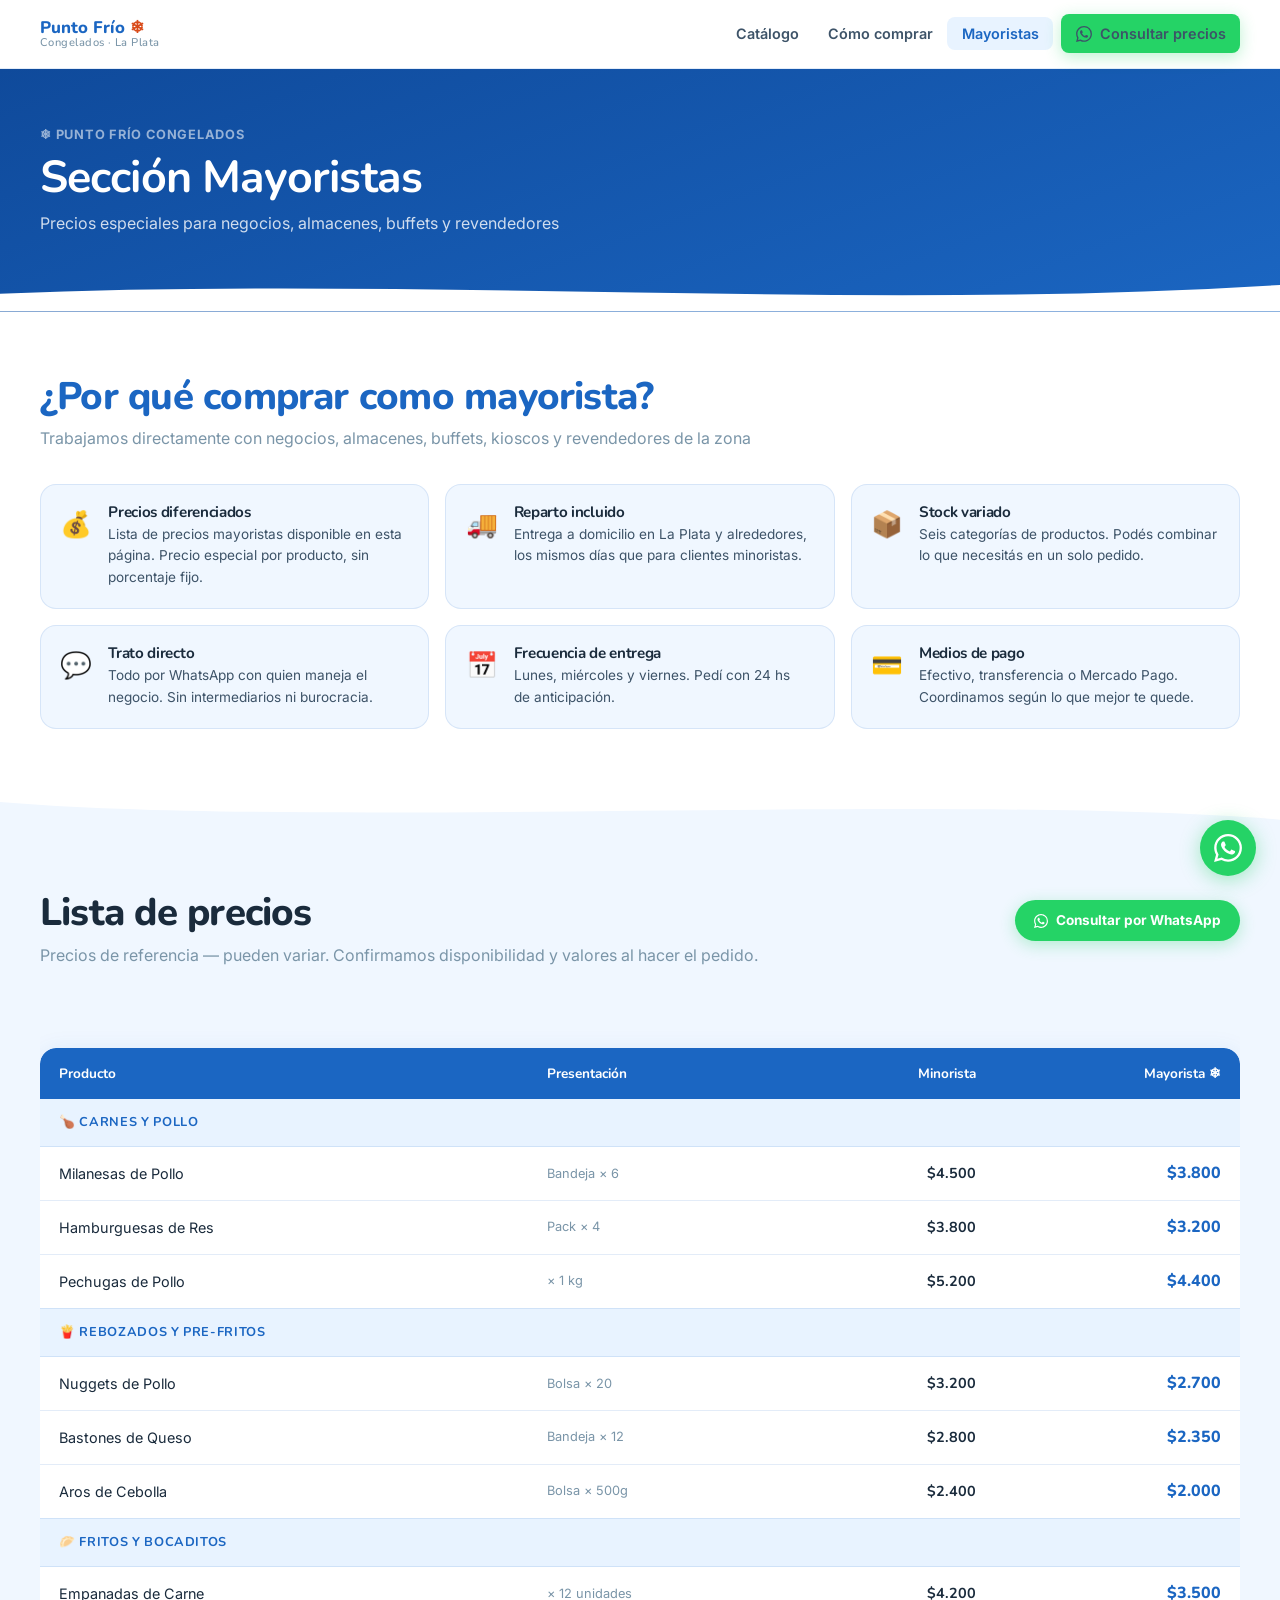
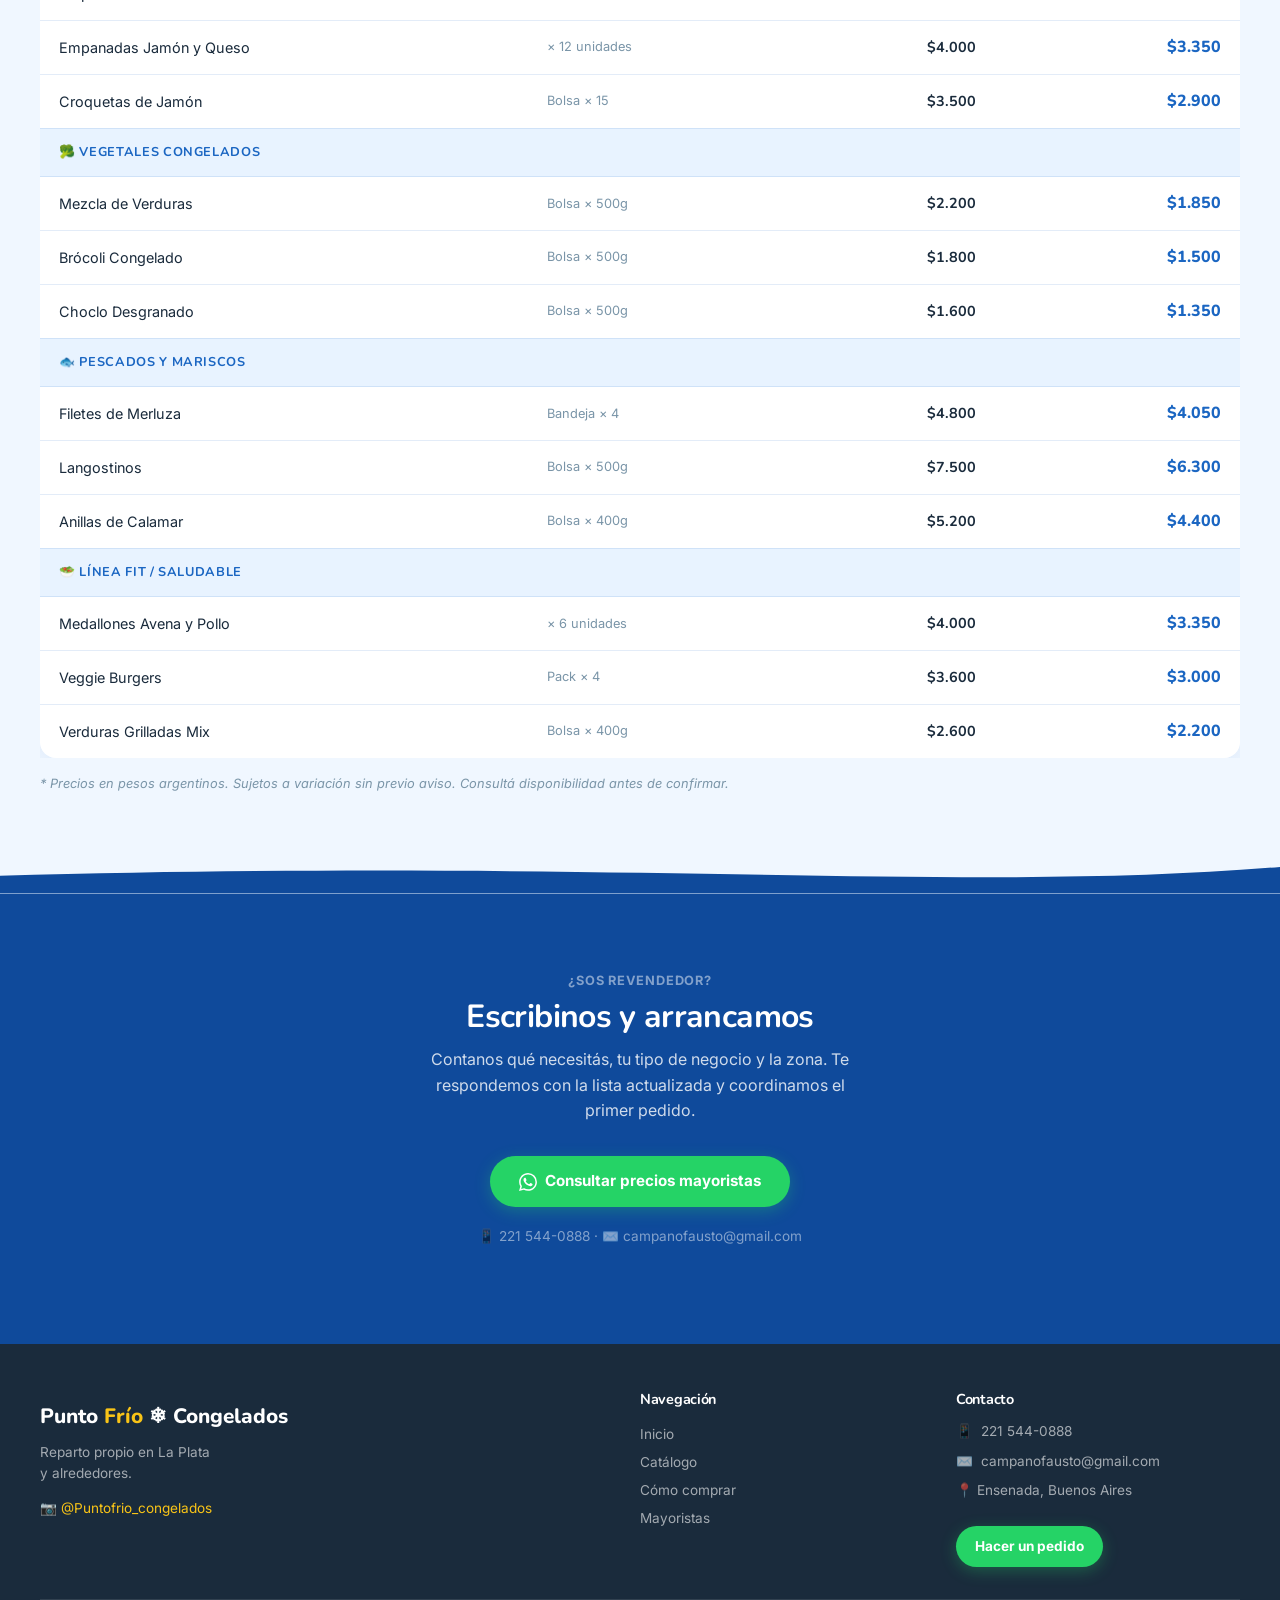
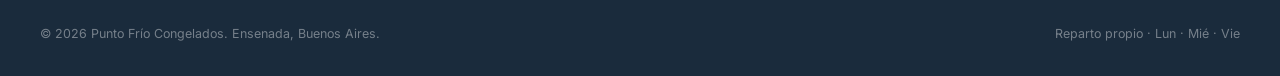
<file: punto-frio-web/backup-v1/mayoristas.html>
<!DOCTYPE html>
<html lang="es">
<head>
  <meta charset="UTF-8">
  <meta name="viewport" content="width=device-width, initial-scale=1.0">
  <title>Mayoristas — Punto Frío Congelados</title>
  <meta name="description" content="Precios mayoristas para negocios, buffets, almacenes y revendedores. Lista de precios completa con precios minorista y mayorista por producto.">
  <meta name="theme-color" content="#1B66C2">
  <link rel="preconnect" href="https://fonts.googleapis.com">
  <link rel="preconnect" href="https://fonts.gstatic.com" crossorigin>
  <link rel="stylesheet" href="https://fonts.googleapis.com/css2?family=Nunito:wght@400;600;700;800;900&family=Inter:wght@400;500;600&display=swap">
  <link rel="stylesheet" href="styles.css?v=20260618">
</head>
<body>

<a href="#main" class="skip-link">Saltar al contenido</a>

<!-- NAV -->
<nav class="nav" role="navigation" aria-label="Menú principal">
  <div class="container">
    <div class="nav-inner">
      <a href="index.html" class="nav-logo" aria-label="Punto Frío Congelados — inicio">
        <div class="nav-logo-text">
          Punto Frío <em style="font-style:normal;color:var(--orange)">❄</em>
          <span>Congelados · La Plata</span>
        </div>
      </a>
      <ul class="nav-links" role="list">
        <li><a href="catalogo.html">Catálogo</a></li>
        <li><a href="como-comprar.html">Cómo comprar</a></li>
        <li><a href="mayoristas.html" class="is-active">Mayoristas</a></li>
        <li class="nav-cta">
          <a href="https://wa.me/542215440888?text=Hola!%20Quiero%20info%20de%20precios%20mayoristas." target="_blank" rel="noopener" class="btn btn-wa btn-sm">
            <svg width="16" height="16" viewBox="0 0 24 24" fill="currentColor" aria-hidden="true"><path d="M17.472 14.382c-.297-.149-1.758-.867-2.03-.967-.273-.099-.471-.148-.67.15-.197.297-.767.966-.94 1.164-.173.199-.347.223-.644.075-.297-.15-1.255-.463-2.39-1.475-.883-.788-1.48-1.761-1.653-2.059-.173-.297-.018-.458.13-.606.134-.133.298-.347.446-.52.149-.174.198-.298.298-.497.099-.198.05-.371-.025-.52-.075-.149-.669-1.612-.916-2.207-.242-.579-.487-.5-.669-.51-.173-.008-.371-.01-.57-.01-.198 0-.52.074-.792.372-.272.297-1.04 1.016-1.04 2.479 0 1.462 1.065 2.875 1.213 3.074.149.198 2.096 3.2 5.077 4.487.709.306 1.262.489 1.694.625.712.227 1.36.195 1.871.118.571-.085 1.758-.719 2.006-1.413.248-.694.248-1.289.173-1.413-.074-.124-.272-.198-.57-.347m-5.421 7.403h-.004a9.87 9.87 0 01-5.031-1.378l-.361-.214-3.741.982.998-3.648-.235-.374a9.86 9.86 0 01-1.51-5.26c.001-5.45 4.436-9.884 9.888-9.884 2.64 0 5.122 1.03 6.988 2.898a9.825 9.825 0 012.893 6.994c-.003 5.45-4.437 9.884-9.885 9.884m8.413-18.297A11.815 11.815 0 0012.05 0C5.495 0 .16 5.335.157 11.892c0 2.096.547 4.142 1.588 5.945L.057 24l6.305-1.654a11.882 11.882 0 005.683 1.448h.005c6.554 0 11.89-5.335 11.893-11.893a11.821 11.821 0 00-3.48-8.413Z"/></svg>
            Consultar precios
          </a>
        </li>
      </ul>
      <button class="nav-hamburger" aria-label="Abrir menú" aria-expanded="false">
        <span></span><span></span><span></span>
      </button>
    </div>
  </div>
</nav>

<main id="main">

<!-- PAGE HEADER -->
<header class="page-header" aria-label="Encabezado mayoristas">
  <div class="container" style="padding-bottom:2.5rem">
    <p style="font-size:.8rem;opacity:.7;margin-bottom:.5rem;font-weight:700;letter-spacing:.06em;text-transform:uppercase">❄ Punto Frío Congelados</p>
    <h1>Sección Mayoristas</h1>
    <p>Precios especiales para negocios, almacenes, buffets y revendedores</p>
  </div>
  <div class="wave-divider" aria-hidden="true">
    <svg viewBox="0 0 1440 40" preserveAspectRatio="none" xmlns="http://www.w3.org/2000/svg">
      <path d="M0,20 C480,0 960,40 1440,10 L1440,40 L0,40 Z" fill="var(--white)"/>
    </svg>
  </div>
</header>

<!-- BENEFICIOS -->
<section class="wholesale-intro" aria-labelledby="benefits-title">
  <div class="container">
    <h2 class="section-title reveal" id="benefits-title" style="color:var(--blue)">¿Por qué comprar como mayorista?</h2>
    <p class="section-sub reveal reveal-delay-1">Trabajamos directamente con negocios, almacenes, buffets, kioscos y revendedores de la zona</p>
    <div class="benefits-grid">
      <div class="benefit-card reveal">
        <span class="benefit-icon" aria-hidden="true">💰</span>
        <div class="benefit-body">
          <h3>Precios diferenciados</h3>
          <p>Lista de precios mayoristas disponible en esta página. Precio especial por producto, sin porcentaje fijo.</p>
        </div>
      </div>
      <div class="benefit-card reveal reveal-delay-1">
        <span class="benefit-icon" aria-hidden="true">🚚</span>
        <div class="benefit-body">
          <h3>Reparto incluido</h3>
          <p>Entrega a domicilio en La Plata y alrededores, los mismos días que para clientes minoristas.</p>
        </div>
      </div>
      <div class="benefit-card reveal reveal-delay-2">
        <span class="benefit-icon" aria-hidden="true">📦</span>
        <div class="benefit-body">
          <h3>Stock variado</h3>
          <p>Seis categorías de productos. Podés combinar lo que necesitás en un solo pedido.</p>
        </div>
      </div>
      <div class="benefit-card reveal reveal-delay-3">
        <span class="benefit-icon" aria-hidden="true">💬</span>
        <div class="benefit-body">
          <h3>Trato directo</h3>
          <p>Todo por WhatsApp con quien maneja el negocio. Sin intermediarios ni burocracia.</p>
        </div>
      </div>
      <div class="benefit-card reveal reveal-delay-1">
        <span class="benefit-icon" aria-hidden="true">📅</span>
        <div class="benefit-body">
          <h3>Frecuencia de entrega</h3>
          <p>Lunes, miércoles y viernes. Pedí con 24 hs de anticipación.</p>
        </div>
      </div>
      <div class="benefit-card reveal reveal-delay-2">
        <span class="benefit-icon" aria-hidden="true">💳</span>
        <div class="benefit-body">
          <h3>Medios de pago</h3>
          <p>Efectivo, transferencia o Mercado Pago. Coordinamos según lo que mejor te quede.</p>
        </div>
      </div>
    </div>
  </div>
</section>

<!-- Wave -->
<div class="wave-divider" aria-hidden="true" style="background:var(--white)">
  <svg viewBox="0 0 1440 40" preserveAspectRatio="none" xmlns="http://www.w3.org/2000/svg">
    <path d="M0,10 C360,40 1080,0 1440,30 L1440,40 L0,40 Z" fill="var(--blue-pale)"/>
  </svg>
</div>

<!-- TABLA DE PRECIOS -->
<section class="price-table-section" aria-labelledby="price-title">
  <div class="container">
    <div style="display:flex;align-items:flex-start;justify-content:space-between;flex-wrap:wrap;gap:1rem">
      <div>
        <h2 class="section-title reveal" id="price-title">Lista de precios</h2>
        <p class="section-sub reveal reveal-delay-1">Precios de referencia — pueden variar. Confirmamos disponibilidad y valores al hacer el pedido.</p>
      </div>
      <a href="https://wa.me/542215440888?text=Hola!%20Quiero%20info%20de%20precios%20mayoristas." target="_blank" rel="noopener" class="btn btn-wa btn-sm" style="white-space:nowrap;align-self:flex-start;margin-top:.5rem">
        <svg width="14" height="14" viewBox="0 0 24 24" fill="currentColor" aria-hidden="true"><path d="M17.472 14.382c-.297-.149-1.758-.867-2.03-.967-.273-.099-.471-.148-.67.15-.197.297-.767.966-.94 1.164-.173.199-.347.223-.644.075-.297-.15-1.255-.463-2.39-1.475-.883-.788-1.48-1.761-1.653-2.059-.173-.297-.018-.458.13-.606.134-.133.298-.347.446-.52.149-.174.198-.298.298-.497.099-.198.05-.371-.025-.52-.075-.149-.669-1.612-.916-2.207-.242-.579-.487-.5-.669-.51-.173-.008-.371-.01-.57-.01-.198 0-.52.074-.792.372-.272.297-1.04 1.016-1.04 2.479 0 1.462 1.065 2.875 1.213 3.074.149.198 2.096 3.2 5.077 4.487.709.306 1.262.489 1.694.625.712.227 1.36.195 1.871.118.571-.085 1.758-.719 2.006-1.413.248-.694.248-1.289.173-1.413-.074-.124-.272-.198-.57-.347m-5.421 7.403h-.004a9.87 9.87 0 01-5.031-1.378l-.361-.214-3.741.982.998-3.648-.235-.374a9.86 9.86 0 01-1.51-5.26c.001-5.45 4.436-9.884 9.888-9.884 2.64 0 5.122 1.03 6.988 2.898a9.825 9.825 0 012.893 6.994c-.003 5.45-4.437 9.884-9.885 9.884m8.413-18.297A11.815 11.815 0 0012.05 0C5.495 0 .16 5.335.157 11.892c0 2.096.547 4.142 1.588 5.945L.057 24l6.305-1.654a11.882 11.882 0 005.683 1.448h.005c6.554 0 11.89-5.335 11.893-11.893a11.821 11.821 0 00-3.48-8.413Z"/></svg>
        Consultar por WhatsApp
      </a>
    </div>

    <div style="overflow-x:auto;margin-top:1.5rem">
      <table class="price-table" aria-label="Lista de precios mayoristas">
        <thead>
          <tr>
            <th>Producto</th>
            <th>Presentación</th>
            <th style="text-align:right">Minorista</th>
            <th style="text-align:right">Mayorista ❄</th>
          </tr>
        </thead>
        <tbody data-price-table>
          <!-- Filled by JS -->
        </tbody>
      </table>
    </div>

    <p style="font-size:.8rem;color:var(--ink-mute);margin-top:1rem;font-style:italic">
      * Precios en pesos argentinos. Sujetos a variación sin previo aviso. Consultá disponibilidad antes de confirmar.
    </p>
  </div>
</section>

<!-- Wave -->
<div class="wave-divider" aria-hidden="true" style="background:var(--blue-pale)">
  <svg viewBox="0 0 1440 40" preserveAspectRatio="none" xmlns="http://www.w3.org/2000/svg">
    <path d="M0,20 C720,0 1080,40 1440,10 L1440,40 L0,40 Z" fill="var(--blue-dark)"/>
  </svg>
</div>

<!-- CTA MAYORISTAS -->
<section class="wholesale-cta" aria-labelledby="wcta-title">
  <div class="container">
    <p style="font-size:.8rem;opacity:.6;font-weight:700;letter-spacing:.06em;text-transform:uppercase;margin-bottom:.5rem">¿Sos revendedor?</p>
    <h2 id="wcta-title">Escribinos y arrancamos</h2>
    <p>Contanos qué necesitás, tu tipo de negocio y la zona. Te respondemos con la lista actualizada y coordinamos el primer pedido.</p>
    <a href="https://wa.me/542215440888?text=Hola!%20Quiero%20info%20de%20precios%20mayoristas%20para%20mi%20negocio." target="_blank" rel="noopener" class="btn btn-wa">
      <svg width="18" height="18" viewBox="0 0 24 24" fill="currentColor" aria-hidden="true"><path d="M17.472 14.382c-.297-.149-1.758-.867-2.03-.967-.273-.099-.471-.148-.67.15-.197.297-.767.966-.94 1.164-.173.199-.347.223-.644.075-.297-.15-1.255-.463-2.39-1.475-.883-.788-1.48-1.761-1.653-2.059-.173-.297-.018-.458.13-.606.134-.133.298-.347.446-.52.149-.174.198-.298.298-.497.099-.198.05-.371-.025-.52-.075-.149-.669-1.612-.916-2.207-.242-.579-.487-.5-.669-.51-.173-.008-.371-.01-.57-.01-.198 0-.52.074-.792.372-.272.297-1.04 1.016-1.04 2.479 0 1.462 1.065 2.875 1.213 3.074.149.198 2.096 3.2 5.077 4.487.709.306 1.262.489 1.694.625.712.227 1.36.195 1.871.118.571-.085 1.758-.719 2.006-1.413.248-.694.248-1.289.173-1.413-.074-.124-.272-.198-.57-.347m-5.421 7.403h-.004a9.87 9.87 0 01-5.031-1.378l-.361-.214-3.741.982.998-3.648-.235-.374a9.86 9.86 0 01-1.51-5.26c.001-5.45 4.436-9.884 9.888-9.884 2.64 0 5.122 1.03 6.988 2.898a9.825 9.825 0 012.893 6.994c-.003 5.45-4.437 9.884-9.885 9.884m8.413-18.297A11.815 11.815 0 0012.05 0C5.495 0 .16 5.335.157 11.892c0 2.096.547 4.142 1.588 5.945L.057 24l6.305-1.654a11.882 11.882 0 005.683 1.448h.005c6.554 0 11.89-5.335 11.893-11.893a11.821 11.821 0 00-3.48-8.413Z"/></svg>
      Consultar precios mayoristas
    </a>
    <p style="margin-top:1.2rem;font-size:.85rem;opacity:.6">
      📱 221 544-0888 · ✉️ campanofausto@gmail.com
    </p>
  </div>
</section>

</main>

<!-- FOOTER -->
<footer class="footer" aria-label="Pie de página">
  <div class="container">
    <div class="footer-grid">
      <div class="footer-brand">
        <p class="footer-logo">Punto <span>Frío</span> ❄ Congelados</p>
        <p>Reparto propio en La Plata<br>y alrededores.</p>
        <p style="margin-top:.8rem">
          <a href="https://www.instagram.com/Puntofrio_congelados" target="_blank" rel="noopener" style="color:var(--yellow)">
            📷 @Puntofrio_congelados
          </a>
        </p>
      </div>
      <div class="footer-links">
        <h4>Navegación</h4>
        <a href="index.html">Inicio</a>
        <a href="catalogo.html">Catálogo</a>
        <a href="como-comprar.html">Cómo comprar</a>
        <a href="mayoristas.html">Mayoristas</a>
      </div>
      <div class="footer-contact">
        <h4 style="font-family:var(--sans);font-weight:700;color:var(--white);margin-bottom:.8rem;font-size:.9rem">Contacto</h4>
        <p>📱 <a href="tel:+542215440888" style="color:inherit">221 544-0888</a></p>
        <p>✉️ <a href="mailto:campanofausto@gmail.com" style="color:inherit">campanofausto@gmail.com</a></p>
        <p>📍 Ensenada, Buenos Aires</p>
        <a href="https://wa.me/542215440888?text=Hola!%20Quisiera%20hacer%20un%20pedido." target="_blank" rel="noopener" class="btn btn-wa btn-sm" style="margin-top:1rem">
          Hacer un pedido
        </a>
      </div>
    </div>
    <div class="footer-bottom">
      <span>© 2026 Punto Frío Congelados. Ensenada, Buenos Aires.</span>
      <span>Reparto propio · Lun · Mié · Vie</span>
    </div>
  </div>
</footer>

<a href="https://wa.me/542215440888?text=Hola!%20Quisiera%20hacer%20un%20pedido." class="wa-float" target="_blank" rel="noopener" aria-label="Contactar por WhatsApp">
  <svg viewBox="0 0 24 24" fill="currentColor" aria-hidden="true"><path d="M17.472 14.382c-.297-.149-1.758-.867-2.03-.967-.273-.099-.471-.148-.67.15-.197.297-.767.966-.94 1.164-.173.199-.347.223-.644.075-.297-.15-1.255-.463-2.39-1.475-.883-.788-1.48-1.761-1.653-2.059-.173-.297-.018-.458.13-.606.134-.133.298-.347.446-.52.149-.174.198-.298.298-.497.099-.198.05-.371-.025-.52-.075-.149-.669-1.612-.916-2.207-.242-.579-.487-.5-.669-.51-.173-.008-.371-.01-.57-.01-.198 0-.52.074-.792.372-.272.297-1.04 1.016-1.04 2.479 0 1.462 1.065 2.875 1.213 3.074.149.198 2.096 3.2 5.077 4.487.709.306 1.262.489 1.694.625.712.227 1.36.195 1.871.118.571-.085 1.758-.719 2.006-1.413.248-.694.248-1.289.173-1.413-.074-.124-.272-.198-.57-.347m-5.421 7.403h-.004a9.87 9.87 0 01-5.031-1.378l-.361-.214-3.741.982.998-3.648-.235-.374a9.86 9.86 0 01-1.51-5.26c.001-5.45 4.436-9.884 9.888-9.884 2.64 0 5.122 1.03 6.988 2.898a9.825 9.825 0 012.893 6.994c-.003 5.45-4.437 9.884-9.885 9.884m8.413-18.297A11.815 11.815 0 0012.05 0C5.495 0 .16 5.335.157 11.892c0 2.096.547 4.142 1.588 5.945L.057 24l6.305-1.654a11.882 11.882 0 005.683 1.448h.005c6.554 0 11.89-5.335 11.893-11.893a11.821 11.821 0 00-3.48-8.413Z"/></svg>
</a>

<script defer src="lib/gsap.min.js"></script>
<script defer src="lib/ScrollTrigger.min.js"></script>
<script defer src="lib/manifest.js"></script>
<script defer src="main.js?v=20260618"></script>
</body>
</html>
</file>
<file: punto-frio-web/backup-v1/styles.css>
/* =============================================================
   1. Tokens
   ============================================================= */
:root {
  --blue:        #1B66C2;
  --blue-dark:   #0F4A9B;
  --blue-light:  #E8F3FF;
  --blue-pale:   #F0F7FF;
  --yellow:      #F9C417;
  --yellow-dark: #E0A800;
  --orange:      #D94B1A;
  --orange-dark: #B83E15;
  --white:       #FFFFFF;
  --ink:         #1A2B3C;
  --ink-soft:    #3D5368;
  --ink-mute:    #7A95A8;
  --line:        rgba(27,102,194,0.12);
  --radius:      16px;
  --radius-sm:   10px;
  --radius-card: 20px;
  --shadow-card: 0 4px 24px rgba(27,102,194,0.10);
  --shadow-hover:0 12px 40px rgba(27,102,194,0.18);
  --sans:        'Nunito', 'Inter', sans-serif;
  --body:        'Inter', sans-serif;
  --ease-out:    cubic-bezier(0.16,1,0.3,1);
  --ease-soft:   cubic-bezier(0.25,0.46,0.45,0.94);
}

/* =============================================================
   2. Reset & base
   ============================================================= */
*, *::before, *::after { box-sizing: border-box; margin: 0; }
html {
  scroll-behavior: smooth;
  overflow-x: clip;
}
body {
  font-family: var(--body);
  font-size: 16px;
  line-height: 1.6;
  color: var(--ink);
  background: var(--white);
  -webkit-font-smoothing: antialiased;
  text-rendering: optimizeLegibility;
  overflow-x: clip;
  overscroll-behavior-y: none;
}
img, svg { display: block; max-width: 100%; }
img { height: auto; }
button { font: inherit; color: inherit; cursor: pointer; border: 0; background: none; }
a { color: inherit; text-decoration: none; }
p { text-wrap: pretty; }
h1,h2,h3,h4 { text-wrap: balance; line-height: 1.1; letter-spacing: -0.02em; font-family: var(--sans); }
ul { list-style: none; padding: 0; }
::selection { background: var(--blue); color: var(--white); }
:focus-visible { outline: 2px solid var(--blue); outline-offset: 3px; border-radius: 4px; }

/* =============================================================
   3. Utilities
   ============================================================= */
.skip-link {
  position: fixed; top: -100px; left: 1rem;
  padding: .6rem 1rem; background: var(--blue); color: var(--white);
  z-index: 9999; border-radius: 8px; font-weight: 600; transition: top .2s;
}
.skip-link:focus { top: 1rem; }
.sr-only { position: absolute; width: 1px; height: 1px; overflow: hidden; clip: rect(0,0,0,0); }
.container { width: min(1200px, 100% - 2rem); margin-inline: auto; }
.container--wide { width: min(1400px, 100% - 2rem); margin-inline: auto; }

/* =============================================================
   4. Buttons
   ============================================================= */
.btn {
  display: inline-flex; align-items: center; gap: .5rem;
  padding: .85rem 1.8rem; border-radius: 50px; font-weight: 700;
  font-size: .95rem; transition: transform .2s var(--ease-out), box-shadow .2s var(--ease-out);
  cursor: pointer; white-space: nowrap;
}
.btn:hover { transform: translateY(-2px); }
.btn-primary {
  background: var(--orange); color: var(--white);
  box-shadow: 0 4px 16px rgba(217,75,26,0.30);
}
.btn-primary:hover { background: var(--orange-dark); box-shadow: 0 8px 24px rgba(217,75,26,0.40); }
.btn-secondary {
  background: var(--white); color: var(--blue);
  border: 2px solid var(--blue);
}
.btn-secondary:hover { background: var(--blue-light); }
.btn-blue {
  background: var(--blue); color: var(--white);
  box-shadow: 0 4px 16px rgba(27,102,194,0.25);
}
.btn-blue:hover { background: var(--blue-dark); box-shadow: 0 8px 24px rgba(27,102,194,0.35); }
.btn-wa {
  background: #25D366; color: var(--white);
  box-shadow: 0 4px 16px rgba(37,211,102,0.30);
}
.btn-wa:hover { background: #1EB356; box-shadow: 0 8px 24px rgba(37,211,102,0.40); }
.btn-sm { padding: .6rem 1.2rem; font-size: .85rem; }

/* =============================================================
   5. Navigation
   ============================================================= */
.nav {
  position: sticky; top: 0; z-index: 100;
  background: rgba(255,255,255,0.96);
  backdrop-filter: blur(12px);
  -webkit-backdrop-filter: blur(12px);
  border-bottom: 1px solid var(--line);
  transition: box-shadow .3s var(--ease-soft);
}
.nav.is-scrolled { box-shadow: 0 2px 20px rgba(27,102,194,0.10); }
.nav-inner {
  display: flex; align-items: center; justify-content: space-between;
  gap: 1rem; padding-block: .9rem;
}
.nav-logo { display: flex; align-items: center; gap: .6rem; }
.nav-logo img { height: 48px; width: auto; border-radius: 8px; }
.nav-logo-text { font-family: var(--sans); font-weight: 800; font-size: 1.05rem; color: var(--blue); line-height: 1.1; }
.nav-logo-text span { display: block; font-size: .7rem; font-weight: 500; color: var(--ink-mute); letter-spacing: .04em; }
.nav-links { display: flex; align-items: center; gap: 0; }
.nav-links a {
  padding: .5rem .9rem; font-weight: 600; font-size: .9rem; color: var(--ink-soft);
  border-radius: 8px; transition: color .2s, background .2s;
}
.nav-links a:hover, .nav-links a.is-active { color: var(--blue); background: var(--blue-light); }
.nav-cta { margin-left: .5rem; }
.nav-hamburger { display: none; flex-direction: column; gap: 5px; padding: .4rem; cursor: pointer; }
.nav-hamburger span { display: block; width: 22px; height: 2px; background: var(--ink); border-radius: 2px; transition: transform .3s, opacity .3s; }
.nav.is-open .nav-hamburger span:nth-child(1) { transform: translateY(7px) rotate(45deg); }
.nav.is-open .nav-hamburger span:nth-child(2) { opacity: 0; }
.nav.is-open .nav-hamburger span:nth-child(3) { transform: translateY(-7px) rotate(-45deg); }

/* =============================================================
   6. Wave divider
   ============================================================= */
.wave-divider { display: block; line-height: 0; }
.wave-divider svg { width: 100%; height: auto; }

/* =============================================================
   7. Hero
   ============================================================= */
.hero {
  position: relative;
  background: linear-gradient(160deg, var(--blue-dark) 0%, var(--blue) 60%, #2280E0 100%);
  color: var(--white);
  overflow: hidden;
  padding-top: clamp(4rem, 10vw, 7rem);
  padding-bottom: 0;
}
.hero-bg-circles {
  position: absolute; inset: 0; pointer-events: none; overflow: hidden;
}
.hero-bg-circles::before {
  content: ""; position: absolute;
  width: 600px; height: 600px; border-radius: 50%;
  background: rgba(255,255,255,0.06);
  top: -150px; right: -100px;
}
.hero-bg-circles::after {
  content: ""; position: absolute;
  width: 400px; height: 400px; border-radius: 50%;
  background: rgba(249,196,23,0.08);
  bottom: 80px; left: -80px;
}
.hero-inner {
  position: relative; z-index: 1;
  display: grid; grid-template-columns: 1fr;
  gap: 2.5rem; align-items: center;
}
.hero-snowflakes {
  position: absolute; top: 0; left: 0; width: 100%; height: 100%;
  pointer-events: none; overflow: hidden;
}
.hero-snowflake {
  position: absolute; opacity: .15;
  animation: snowFloat 8s ease-in-out infinite;
  color: var(--white); font-size: 2rem;
}
.hero-snowflake:nth-child(1) { top: 10%; left: 8%; animation-delay: 0s; }
.hero-snowflake:nth-child(2) { top: 25%; right: 12%; animation-delay: -3s; font-size: 1.4rem; }
.hero-snowflake:nth-child(3) { top: 60%; left: 3%; animation-delay: -5s; font-size: 1.2rem; }
.hero-snowflake:nth-child(4) { top: 15%; left: 50%; animation-delay: -2s; font-size: 1rem; }
@keyframes snowFloat {
  0%, 100% { transform: translateY(0) rotate(0deg); }
  50% { transform: translateY(-12px) rotate(10deg); }
}
.hero-kicker {
  display: inline-flex; align-items: center; gap: .5rem;
  background: rgba(255,255,255,0.15); padding: .4rem 1rem;
  border-radius: 50px; font-size: .8rem; font-weight: 700;
  letter-spacing: .06em; text-transform: uppercase; margin-bottom: 1rem;
  border: 1px solid rgba(255,255,255,0.2);
}
.hero-title {
  font-family: var(--sans); font-weight: 800;
  font-size: clamp(2.2rem, 5vw, 3.8rem);
  line-height: 1.08; color: var(--white);
}
.hero-title em { font-style: normal; color: var(--yellow); }
.hero-sub {
  font-size: clamp(1rem, 2vw, 1.15rem); color: rgba(255,255,255,0.85);
  max-width: 52ch; margin-top: .8rem;
}
.hero-badges {
  display: flex; flex-wrap: wrap; gap: .6rem; margin-top: 1.2rem;
}
.hero-badge {
  background: rgba(255,255,255,0.12); border: 1px solid rgba(255,255,255,0.2);
  border-radius: 50px; padding: .35rem .9rem;
  font-size: .8rem; font-weight: 600; color: rgba(255,255,255,0.9);
}
.hero-badge strong { color: var(--yellow); }
.hero-actions {
  display: flex; flex-wrap: wrap; gap: .8rem; margin-top: 1.8rem;
}
.hero-wave { color: var(--white); margin-top: 3rem; }
.hero-image-wrap {
  display: none;
  position: relative;
}
.hero-image-wrap img {
  width: 100%; border-radius: var(--radius-card);
  box-shadow: 0 24px 60px rgba(0,0,0,0.25);
  aspect-ratio: 4/3; object-fit: cover;
}
.hero-image-overlay {
  position: absolute; bottom: 1rem; left: 1rem; right: 1rem;
  background: rgba(255,255,255,0.12); backdrop-filter: blur(12px);
  -webkit-backdrop-filter: blur(12px);
  border: 1px solid rgba(255,255,255,0.2);
  border-radius: var(--radius-sm); padding: .8rem 1rem;
  display: flex; align-items: center; gap: .8rem; color: var(--white);
}
.hero-image-overlay .icon { font-size: 1.4rem; }
.hero-image-overlay p { font-size: .8rem; font-weight: 600; margin: 0; }
.hero-image-overlay p span { display: block; font-weight: 400; opacity: .8; }

/* =============================================================
   8. Categories
   ============================================================= */
.categories { padding: 4rem 0 3rem; background: var(--white); }
.section-title {
  font-family: var(--sans); font-weight: 800;
  font-size: clamp(1.6rem, 3vw, 2.4rem); color: var(--ink);
  margin-bottom: .5rem;
}
.section-sub {
  color: var(--ink-mute); font-size: 1rem;
  margin-bottom: 2rem;
}
.categories-grid {
  display: grid;
  grid-template-columns: repeat(2, 1fr);
  gap: 1rem; margin-top: 2rem;
}
.cat-card {
  background: var(--white); border: 1.5px solid var(--line);
  border-radius: var(--radius-card); padding: 1.4rem 1rem;
  text-align: center; cursor: pointer;
  transition: transform .25s var(--ease-out), box-shadow .25s var(--ease-out), border-color .25s;
  text-decoration: none; color: var(--ink);
  display: flex; flex-direction: column; align-items: center; gap: .6rem;
}
.cat-card:hover {
  transform: translateY(-4px);
  box-shadow: var(--shadow-hover);
  border-color: var(--blue);
}
.cat-icon {
  width: 64px; height: 64px; border-radius: 50%;
  display: flex; align-items: center; justify-content: center;
  font-size: 1.8rem;
}
.cat-name { font-family: var(--sans); font-weight: 700; font-size: .9rem; line-height: 1.2; }

/* =============================================================
   9. Product cards
   ============================================================= */
.best-sellers { padding: 4rem 0; background: var(--blue-pale); }
.products-grid {
  display: grid; grid-template-columns: repeat(2, 1fr);
  gap: 1rem; margin-top: 2rem;
}
.product-card {
  background: var(--white); border-radius: var(--radius-card);
  overflow: hidden; box-shadow: var(--shadow-card);
  transition: transform .3s var(--ease-out), box-shadow .3s var(--ease-out);
  display: flex; flex-direction: column;
}
.product-card:hover { transform: translateY(-5px); box-shadow: var(--shadow-hover); }
.product-thumb {
  aspect-ratio: 4/3; display: flex; align-items: center; justify-content: center;
  font-size: 2.8rem; position: relative; overflow: hidden;
}
.product-thumb img {
  position: absolute; inset: 0; width: 100%; height: 100%; object-fit: cover;
}
.product-body { padding: 1rem; flex: 1; display: flex; flex-direction: column; gap: .4rem; }
.product-cat-badge {
  font-size: .7rem; font-weight: 700; text-transform: uppercase; letter-spacing: .05em;
  padding: .2rem .6rem; border-radius: 50px; display: inline-flex; align-items: center; gap: .3rem;
  width: fit-content;
}
.product-name { font-family: var(--sans); font-weight: 700; font-size: .95rem; line-height: 1.25; }
.product-desc { font-size: .8rem; color: var(--ink-mute); }
.product-footer { display: flex; align-items: center; justify-content: space-between; margin-top: auto; padding-top: .6rem; }
.product-price { font-family: var(--sans); font-weight: 800; font-size: 1.1rem; color: var(--blue); }
.product-wa {
  display: inline-flex; align-items: center; gap: .3rem;
  background: #25D366; color: var(--white);
  font-size: .75rem; font-weight: 700; padding: .4rem .8rem;
  border-radius: 50px; transition: background .2s, transform .2s;
}
.product-wa:hover { background: #1EB356; transform: scale(1.04); }
.products-cta { text-align: center; margin-top: 2.5rem; }

/* =============================================================
   10. About
   ============================================================= */
.about {
  padding: 4.5rem 0;
  background: var(--white);
}
.about-inner { display: grid; grid-template-columns: 1fr; gap: 2.5rem; align-items: center; }
.about-text .section-title { color: var(--blue); }
.about-text p { font-size: 1.05rem; color: var(--ink-soft); margin-top: 1rem; line-height: 1.7; }
.about-highlight {
  display: flex; align-items: flex-start; gap: .8rem;
  background: var(--blue-light); border-radius: var(--radius); padding: 1.2rem;
  margin-top: 1.5rem; border-left: 4px solid var(--blue);
}
.about-highlight .icon { font-size: 1.6rem; }
.about-highlight p { font-size: .9rem; color: var(--blue-dark); font-weight: 600; margin: 0; }
.about-img { border-radius: var(--radius-card); overflow: hidden; }
.about-img img { width: 100%; aspect-ratio: 4/3; object-fit: cover; }

/* =============================================================
   11. Delivery strip
   ============================================================= */
.delivery {
  background: var(--blue); color: var(--white);
  padding: 3.5rem 0;
}
.delivery-grid { display: grid; grid-template-columns: 1fr; gap: 2rem; margin-top: 2rem; }
.delivery-item { display: flex; align-items: flex-start; gap: 1rem; }
.delivery-icon {
  width: 52px; height: 52px; border-radius: 50%;
  background: rgba(255,255,255,0.15); display: flex; align-items: center; justify-content: center;
  font-size: 1.4rem; flex-shrink: 0;
}
.delivery-label { font-size: .75rem; text-transform: uppercase; letter-spacing: .06em; opacity: .75; font-weight: 700; }
.delivery-value { font-family: var(--sans); font-weight: 700; font-size: 1rem; margin-top: .15rem; }
.delivery-value strong { color: var(--yellow); }
.delivery-tag {
  display: inline-flex; align-items: center; gap: .4rem;
  background: rgba(249,196,23,0.2); border: 1px solid rgba(249,196,23,0.4);
  border-radius: 50px; padding: .4rem 1rem; margin-top: 1.5rem;
  font-size: .85rem; font-weight: 700; color: var(--yellow);
}

/* =============================================================
   12. Steps / Cómo comprar
   ============================================================= */
.how { padding: 4rem 0; background: var(--blue-pale); }
.steps-grid { display: grid; grid-template-columns: 1fr; gap: 1.5rem; margin-top: 2rem; }
.step-card {
  background: var(--white); border-radius: var(--radius-card); padding: 1.6rem;
  box-shadow: var(--shadow-card); display: flex; gap: 1.2rem; align-items: flex-start;
}
.step-num {
  width: 44px; height: 44px; border-radius: 50%; background: var(--blue);
  color: var(--white); font-family: var(--sans); font-weight: 800; font-size: 1.1rem;
  display: flex; align-items: center; justify-content: center; flex-shrink: 0;
}
.step-body h3 { font-family: var(--sans); font-weight: 700; font-size: 1rem; }
.step-body p { font-size: .9rem; color: var(--ink-soft); margin-top: .3rem; }

/* =============================================================
   13. Payments
   ============================================================= */
.payments { padding: 4rem 0; background: var(--white); }
.payments-grid { display: grid; grid-template-columns: repeat(2, 1fr); gap: 1rem; margin-top: 2rem; }
.payment-card {
  background: var(--blue-pale); border-radius: var(--radius);
  padding: 1.2rem; text-align: center;
  border: 1.5px solid var(--line);
  transition: border-color .2s, transform .2s var(--ease-out);
}
.payment-card:hover { border-color: var(--blue); transform: translateY(-2px); }
.payment-icon { font-size: 1.8rem; margin-bottom: .4rem; }
.payment-name { font-family: var(--sans); font-weight: 700; font-size: .85rem; }

/* =============================================================
   14. Catalog page
   ============================================================= */
.page-header {
  background: linear-gradient(160deg, var(--blue-dark) 0%, var(--blue) 100%);
  color: var(--white); padding: 3rem 0 0; overflow: hidden;
}
.page-header .container { position: relative; z-index: 1; }
.page-header h1 { font-size: clamp(1.8rem, 4vw, 2.8rem); color: var(--white); }
.page-header p { color: rgba(255,255,255,0.8); margin-top: .5rem; font-size: 1rem; }
.catalog { padding: 3rem 0 5rem; background: var(--blue-pale); }
.filter-tabs { display: flex; gap: .5rem; flex-wrap: wrap; margin-bottom: 2rem; }
.filter-tab {
  padding: .5rem 1.1rem; border-radius: 50px;
  font-size: .85rem; font-weight: 700; cursor: pointer;
  background: var(--white); color: var(--ink-soft);
  border: 1.5px solid var(--line);
  transition: all .2s var(--ease-out);
}
.filter-tab:hover { border-color: var(--blue); color: var(--blue); }
.filter-tab.is-active { background: var(--blue); color: var(--white); border-color: var(--blue); }
.catalog-grid {
  display: grid; grid-template-columns: repeat(2, 1fr);
  gap: 1rem;
}
.product-card.is-hidden { display: none; }

/* =============================================================
   15. How-to page
   ============================================================= */
.howto-steps { padding: 4rem 0; background: var(--white); }
.step-card-v2 {
  background: var(--white); border-radius: var(--radius-card);
  padding: 2rem; box-shadow: var(--shadow-card);
  margin-bottom: 1.2rem; border-left: 4px solid var(--blue);
}
.step-card-v2 h3 { font-family: var(--sans); font-weight: 800; font-size: 1.1rem; color: var(--blue); display: flex; align-items: center; gap: .6rem; }
.step-card-v2 p { font-size: .95rem; color: var(--ink-soft); margin-top: .5rem; }
.faq { padding: 4rem 0; background: var(--blue-pale); }
.faq-item { background: var(--white); border-radius: var(--radius); margin-bottom: .75rem; overflow: hidden; }
.faq-q {
  display: flex; justify-content: space-between; align-items: center;
  padding: 1.1rem 1.4rem; font-family: var(--sans); font-weight: 700;
  cursor: pointer; gap: 1rem;
}
.faq-q .arrow { font-size: 1.2rem; transition: transform .3s var(--ease-soft); flex-shrink: 0; color: var(--blue); }
.faq-item.is-open .faq-q .arrow { transform: rotate(180deg); }
.faq-a { display: none; padding: 0 1.4rem 1.1rem; color: var(--ink-soft); font-size: .95rem; line-height: 1.65; }
.faq-item.is-open .faq-a { display: block; }

/* =============================================================
   16. Mayoristas page
   ============================================================= */
.wholesale-intro { padding: 4rem 0; background: var(--white); }
.benefits-grid { display: grid; grid-template-columns: 1fr; gap: 1rem; margin-top: 2rem; }
.benefit-card {
  display: flex; gap: 1rem; align-items: flex-start;
  background: var(--blue-pale); border-radius: var(--radius);
  padding: 1.2rem; border: 1.5px solid var(--line);
}
.benefit-icon { font-size: 1.6rem; }
.benefit-body h3 { font-family: var(--sans); font-weight: 700; font-size: .95rem; }
.benefit-body p { font-size: .85rem; color: var(--ink-soft); margin-top: .2rem; }
.price-table-section { padding: 4rem 0; background: var(--blue-pale); }
.price-table { width: 100%; border-collapse: collapse; margin-top: 1.5rem; border-radius: var(--radius); overflow: hidden; box-shadow: var(--shadow-card); }
.price-table th {
  background: var(--blue); color: var(--white);
  padding: .9rem 1.2rem; text-align: left;
  font-family: var(--sans); font-size: .85rem; font-weight: 700;
}
.price-table th:first-child { border-radius: var(--radius) 0 0 0; }
.price-table th:last-child { border-radius: 0 var(--radius) 0 0; text-align: right; }
.price-table td { padding: .85rem 1.2rem; background: var(--white); border-bottom: 1px solid var(--line); font-size: .9rem; }
.price-table tr:last-child td { border-bottom: 0; }
.price-table td.price { text-align: right; font-family: var(--sans); font-weight: 700; }
.price-table td.price-w { text-align: right; font-family: var(--sans); font-weight: 800; color: var(--blue); font-size: 1rem; }
.price-table .cat-row td { background: var(--blue-light); font-family: var(--sans); font-weight: 700; color: var(--blue); font-size: .8rem; text-transform: uppercase; letter-spacing: .05em; }
.price-table td.desc { font-size: .8rem; color: var(--ink-mute); }
.wholesale-cta { padding: 4rem 0; background: var(--blue-dark); text-align: center; color: var(--white); }
.wholesale-cta h2 { font-family: var(--sans); font-size: clamp(1.4rem, 3vw, 2rem); }
.wholesale-cta p { color: rgba(255,255,255,0.8); margin: .8rem auto 2rem; max-width: 50ch; }

/* =============================================================
   17. Footer
   ============================================================= */
.footer { background: var(--ink); color: rgba(255,255,255,0.85); padding: 3rem 0 2rem; }
.footer-grid { display: grid; grid-template-columns: 1fr; gap: 2rem; }
.footer-brand .footer-logo { font-family: var(--sans); font-weight: 800; font-size: 1.3rem; color: var(--white); }
.footer-brand .footer-logo span { color: var(--yellow); }
.footer-brand p { font-size: .85rem; color: rgba(255,255,255,0.6); margin-top: .5rem; }
.footer-links h4 { font-family: var(--sans); font-weight: 700; color: var(--white); margin-bottom: .8rem; font-size: .9rem; }
.footer-links a { display: block; font-size: .85rem; color: rgba(255,255,255,0.6); padding: .2rem 0; transition: color .2s; }
.footer-links a:hover { color: var(--yellow); }
.footer-contact p { font-size: .85rem; color: rgba(255,255,255,0.6); display: flex; align-items: center; gap: .5rem; margin-bottom: .5rem; }
.footer-bottom {
  border-top: 1px solid rgba(255,255,255,0.1); margin-top: 2rem; padding-top: 1.5rem;
  display: flex; flex-wrap: wrap; justify-content: space-between; align-items: center;
  gap: .5rem; font-size: .78rem; color: rgba(255,255,255,0.4);
}

/* =============================================================
   18. WhatsApp float
   ============================================================= */
.wa-float {
  position: fixed; bottom: 1.5rem; right: 1.5rem; z-index: 200;
  background: #25D366; color: var(--white);
  width: 56px; height: 56px; border-radius: 50%;
  display: flex; align-items: center; justify-content: center;
  box-shadow: 0 4px 20px rgba(37,211,102,0.4);
  transition: transform .25s var(--ease-out), box-shadow .25s;
}
.wa-float:hover { transform: scale(1.1); box-shadow: 0 8px 32px rgba(37,211,102,0.5); }
.wa-float svg { width: 28px; height: 28px; }

/* =============================================================
   19. Reveals
   ============================================================= */
.reveal {
  opacity: 0; transform: translateY(28px);
  transition: opacity .6s var(--ease-out), transform .6s var(--ease-out);
}
.reveal.is-visible { opacity: 1; transform: none; }
.reveal[data-split] { opacity: 1; transform: none; }
.reveal-delay-1 { transition-delay: .1s; }
.reveal-delay-2 { transition-delay: .2s; }
.reveal-delay-3 { transition-delay: .3s; }
.reveal-delay-4 { transition-delay: .4s; }

/* =============================================================
   20. View transitions
   ============================================================= */
@view-transition { navigation: auto; }
::view-transition-old(root), ::view-transition-new(root) {
  animation-duration: .4s;
  animation-timing-function: cubic-bezier(0.16,1,0.3,1);
}
::view-transition-old(root) { animation-name: vtOut; }
::view-transition-new(root) { animation-name: vtIn; }
@keyframes vtOut { to { opacity: 0; transform: translateY(-8px); } }
@keyframes vtIn { from { opacity: 0; transform: translateY(8px); } }

/* =============================================================
   21. Responsive — tablet (720px+)
   ============================================================= */
@media (min-width: 720px) {
  .categories-grid { grid-template-columns: repeat(3, 1fr); }
  .products-grid { grid-template-columns: repeat(3, 1fr); }
  .catalog-grid { grid-template-columns: repeat(3, 1fr); }
  .delivery-grid { grid-template-columns: repeat(2, 1fr); }
  .steps-grid { grid-template-columns: repeat(2, 1fr); }
  .payments-grid { grid-template-columns: repeat(4, 1fr); }
  .benefits-grid { grid-template-columns: repeat(2, 1fr); }
  .footer-grid { grid-template-columns: 2fr 1fr 1fr; }
  .about-inner { grid-template-columns: 1fr 1fr; }
  .about-img { display: block; }
}

/* =============================================================
   22. Responsive — desktop (1024px+)
   ============================================================= */
@media (min-width: 1024px) {
  .nav-hamburger { display: none; }
  .nav-links { gap: 0; }
  .hero-inner { grid-template-columns: 1fr 1fr; gap: 4rem; }
  .hero-image-wrap { display: block; }
  .categories-grid { grid-template-columns: repeat(6, 1fr); }
  .products-grid { grid-template-columns: repeat(3, 1fr); }
  .catalog-grid { grid-template-columns: repeat(4, 1fr); }
  .delivery-grid { grid-template-columns: repeat(4, 1fr); }
  .steps-grid { grid-template-columns: repeat(4, 1fr); }
  .benefits-grid { grid-template-columns: repeat(3, 1fr); }
}

/* Mobile nav */
@media (max-width: 767px) {
  .nav-hamburger { display: flex; }
  .nav-links {
    display: none; position: absolute; top: 100%; left: 0; right: 0;
    background: var(--white); padding: 1rem;
    flex-direction: column; border-bottom: 1px solid var(--line);
    box-shadow: 0 8px 20px rgba(0,0,0,0.08);
  }
  .nav.is-open .nav-links { display: flex; }
  .nav-links a { padding: .7rem 1rem; width: 100%; }
  .nav-inner { position: relative; }
}

/* =============================================================
   23. Reduced motion (only intrusive effects)
   ============================================================= */
@media (prefers-reduced-motion: reduce) {
  .hero-snowflake { animation: none; }
}
</file>
